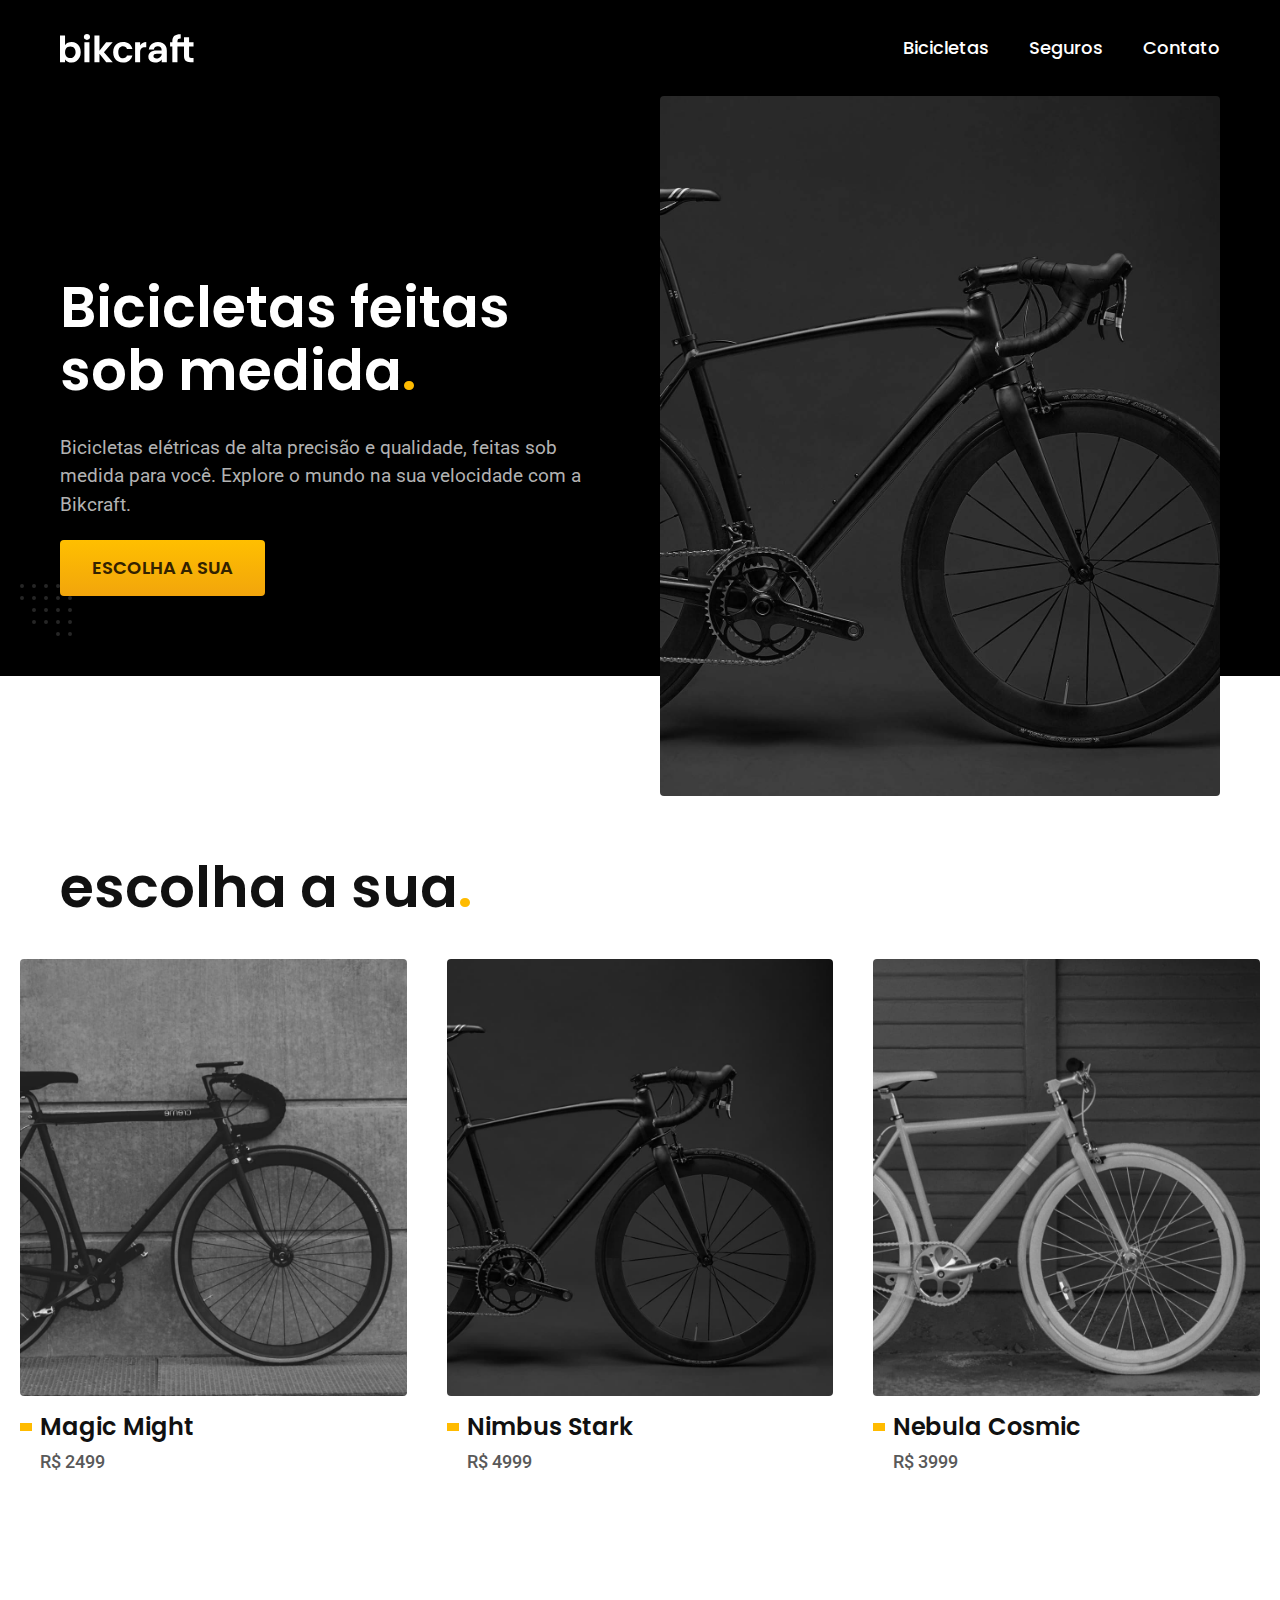
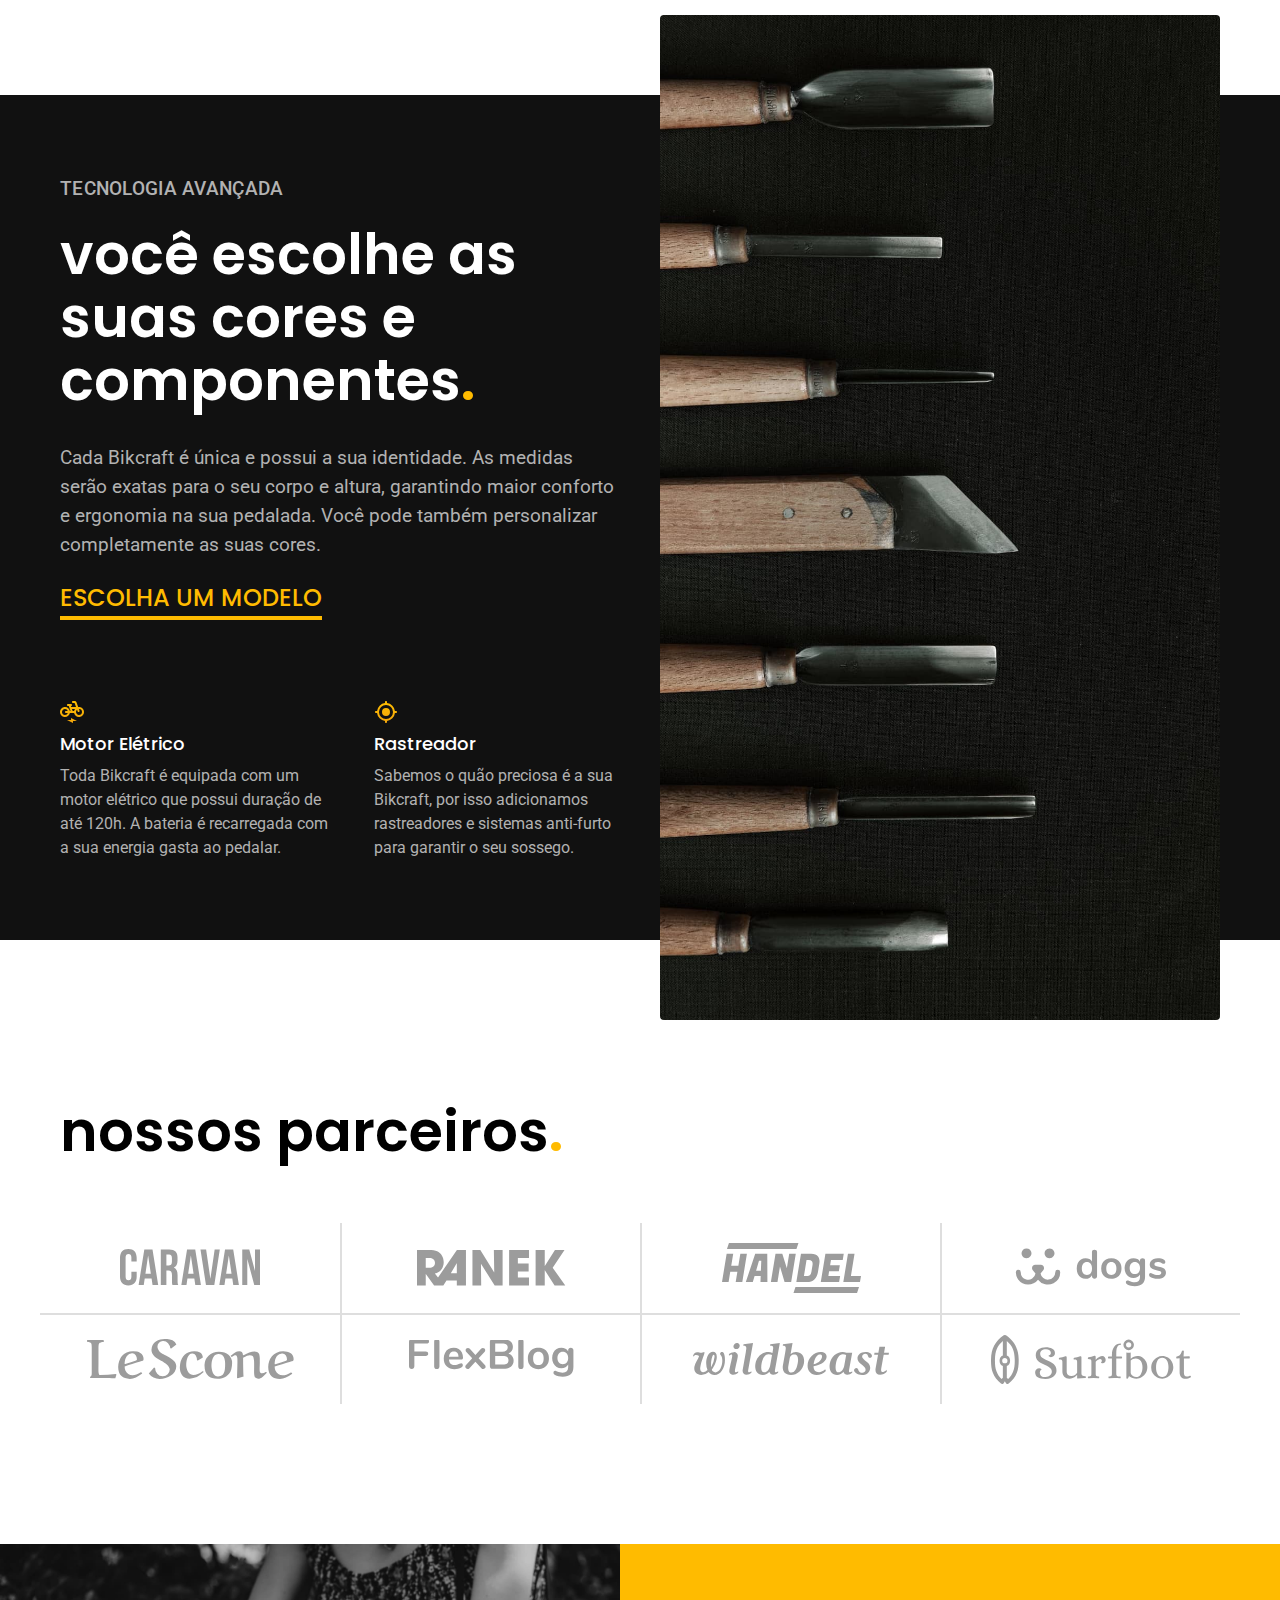
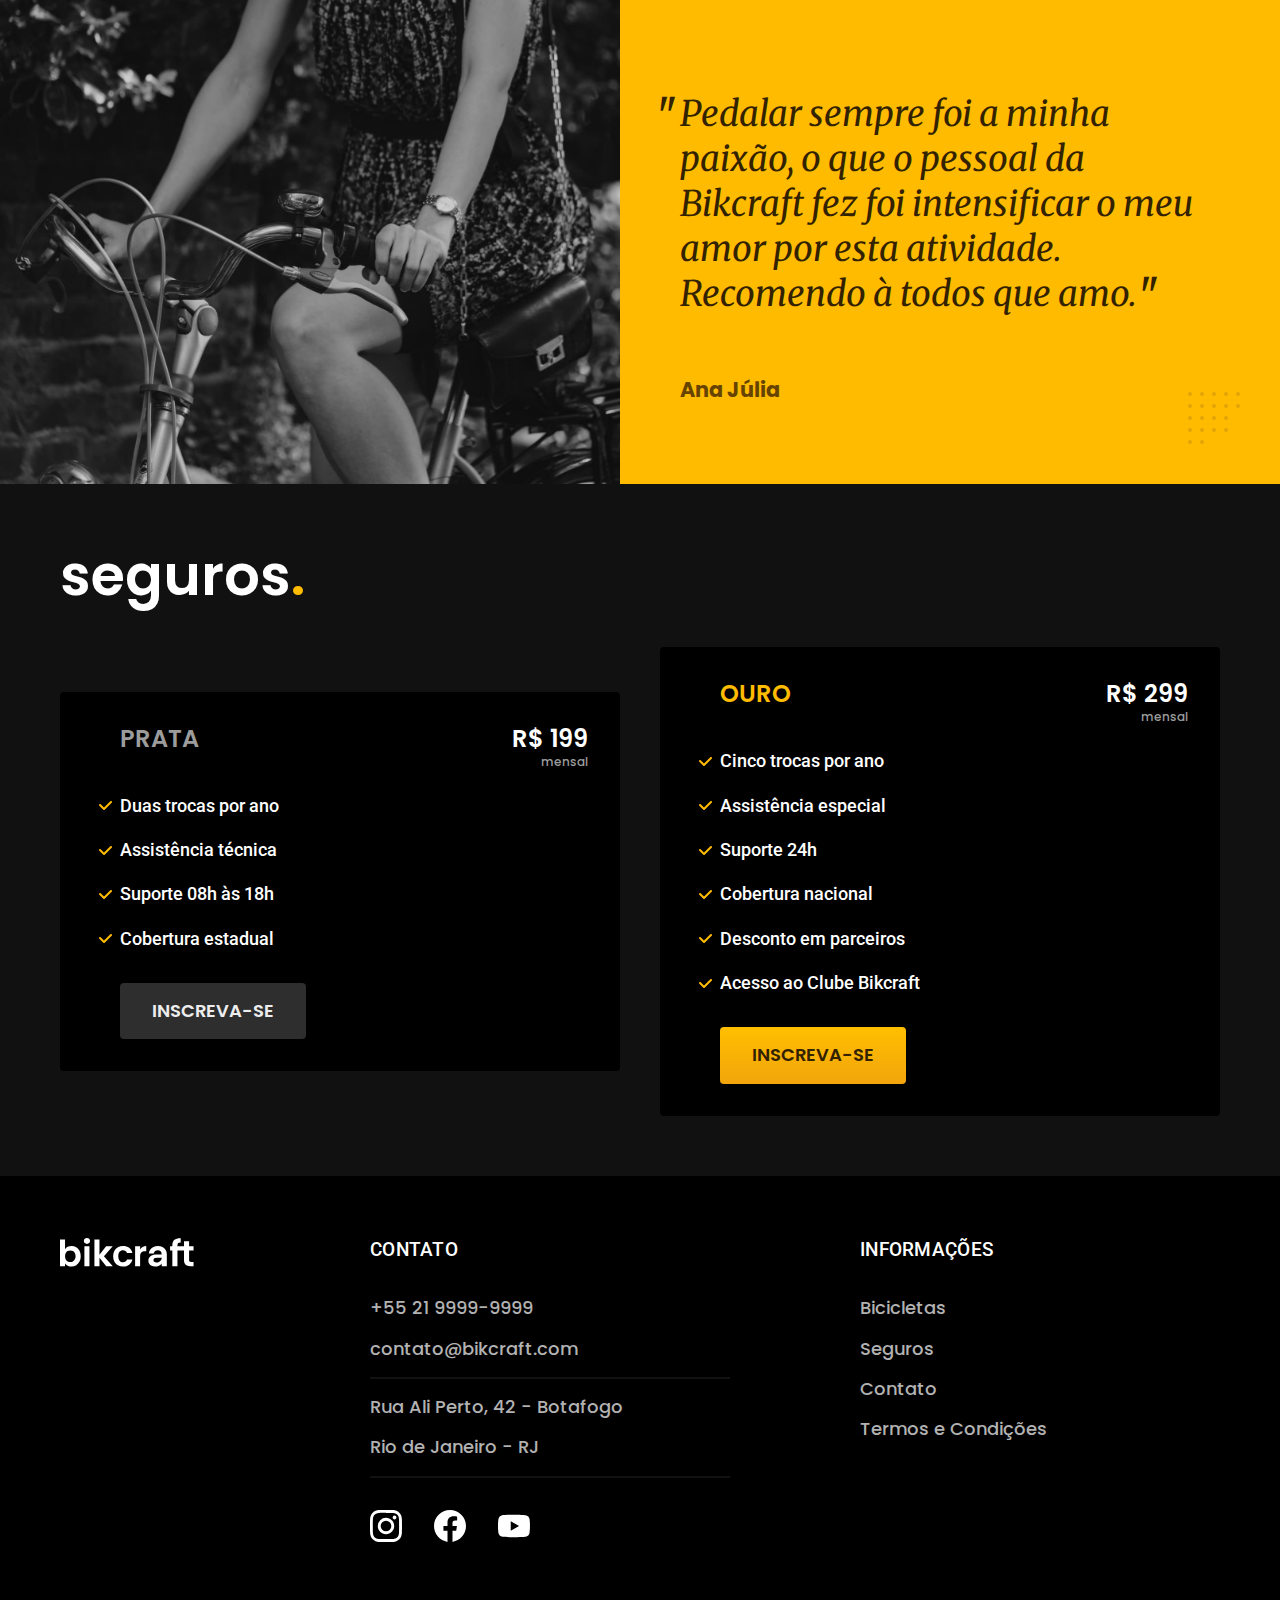
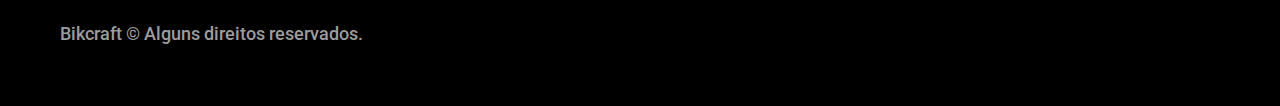
<file: index.html>
<!DOCTYPE html>
<html lang="pt-br">

<head>
  <meta charset="UTF-8">
  <meta name="viewport" content="width=device-width, initial-scale=1.0">

  <title>Bikcraft - Bicicletas Elétricas</title>
  <meta name="description" content="Bicicletas elétricas de alta precisão e qualidade, feitas sob medida para o cliente. Explore o mundo na sua velocidade com a Bikcraft.">

  <link rel="preload" href="./css/style.min.css" as="style">
  <link rel="icon" href="./favicon.svg" type="image/svg+xml">

  <link rel="icon" href="./favicon.svg" type="image/svg+xml">
  <link rel="stylesheet" href="./css/style.min.css">
  <link rel="preconnect" href="https://fonts.googleapis.com">
  <link rel="preconnect" href="https://fonts.gstatic.com" crossorigin>
  <link href="https://fonts.googleapis.com/css2?family=Merriweather:ital,wght@1,700&family=Poppins:wght@400;600&family=Roboto:wght@400;500&display=swap" rel="stylesheet">
  <link rel="preconnect" href="https://fonts.googleapis.com">
  <link rel="preconnect" href="https://fonts.gstatic.com" crossorigin>
  <link href="https://fonts.googleapis.com/css2?family=Merriweather:ital,wght@1,700&family=Poppins:wght@400;600&family=Roboto:wght@400;500&display=swap" rel="stylesheet">
  <script>document.documentElement.classList.add('js');</script>
</head>

<body>
  <header class="header-bg">
    <div class="header container">
      <a href="./">
        <img src="./img/bikcraft.svg" width="136" height="32" alt="Bikcraft">
      </a>

      <nav aria-label="primaria">
        <ul class="header-menu font-1-m cor-0">
          <li><a href="./bicicletas.html">Bicicletas</a></li>
          <li><a href="./seguros.html">Seguros</a></li>
          <li><a href="./contato.html">Contato</a></li>
        </ul>
      </nav>
    </div>
  </header>

  <main class="introducao-bg">
    <div class="introducao container ">
      <div class="introducao-conteudo">
        <h1 class="font-1-xxl cor-0 fadeInDown" data-anime="200">Bicicletas feitas sob medida<span class="cor-p1">.</span></h1>
        <p class="font-2-l cor-5 fadeInDown" data-anime="250">Bicicletas elétricas de alta precisão e qualidade, feitas sob medida para você. Explore o mundo na sua velocidade com a Bikcraft.</p>
        <a class="botao fadeInDown" data-anime="300" href="./bicicletas.html">Escolha a sua</a>
      </div>
      <picture class="fadeInDown" data-anime="200">
        <source media="(max-width: 800px)" srcset="./img/bicicletas/nimbus.jpg">
        <img src="./img/fotos/introducao.jpg" width="1280" height="1600" alt="Bicicleta elétrica preta.">
      </picture>
    </div>
  </main>

  <article class="bicicletas-lista">
    <h2 class="container font-1-xxl">escolha a sua<span class="cor-p1">.</span></h2>

    <ul class="fadeInDown" data-anime="250">
      <li>
        <a href="./bicicletas/magic.html">
          <img src="./img/bicicletas/magic-home.jpg" alt="Bicicleta preta" width="920" height="1040">
          <h3 class="font-1-xl">Magic Might</h3>
          <span class="font-2-m cor-8">R$ 2499</span>
        </a>
      </li>
      <li>
        <a href="./bicicletas/nimbus.html">
          <img src="./img/bicicletas/nimbus-home.jpg" alt="Bicicleta preta" width="920" height="1040">
          <h3 class="font-1-xl">Nimbus Stark</h3>
          <span class="font-2-m cor-8">R$ 4999</span>
        </a>
      </li>
      <li>
        <a href="./bicicletas/nebula.html">
          <img src="./img/bicicletas/nebula-home.jpg" alt="Bicicleta preta" width="920" height="1040">
          <h3 class="font-1-xl">Nebula Cosmic</h3>
          <span class="font-2-m cor-8">R$ 3999</span>
        </a>
      </li>
    </ul>
  </article>

  <article class="tecnologia-bg">
    <div class="tecnologia container">
      <div class="tecnologia-conteudo">
        <span class="font-2-l-b cor-5">Tecnologia Avançada</span>
        <h2 class="font-1-xxl cor-0">você escolhe as suas cores e componentes<span class="cor-p1">.</span></h2>
        <p class="font-2-l cor-5">Cada Bikcraft é única e possui a sua identidade. As medidas serão exatas para o seu corpo e altura, garantindo maior conforto e ergonomia na sua pedalada. Você pode também personalizar completamente as suas cores.</p>
        <a class="link" href="./bicicletas.html">Escolha um modelo</a>
        <div class="tecnologia-vantagens">
          <div>
            <img src="./img/icones/eletrica.svg" width="24" height="24" alt="">
            <h3 class="font-1-m cor-0">Motor Elétrico</h3>
            <p class="font-2-s cor-5">Toda Bikcraft é equipada com um motor elétrico que possui duração de até 120h. A bateria é recarregada com a sua energia gasta ao pedalar.</p>
          </div>
          <div>
            <img src="./img/icones/rastreador.svg" width="24" height="24" alt="">
            <h3 class="font-1-m cor-0">Rastreador</h3>
            <p class="font-2-s cor-5">Sabemos o quão preciosa é a sua Bikcraft, por isso adicionamos rastreadores e sistemas anti-furto para garantir o seu sossego.</p>
          </div>
        </div>
      </div>
      <div class="tecnologia-imagem">
        <img src="./img/fotos/tecnologia.jpg" width="1200" height="1920" alt="">
      </div>
    </div>
  </article>

  <section class="parceiros" aria-label="Nossos Parceiros">
    <h3 class="font-1-xxl cor-12 container ">nossos parceiros<span class="cor-p1">.</span></h3>
    <ul class="lista-parceiros">
      <li><img class="parceiro" src="img/parceiros/caravan.svg" alt=""></li>
      <li><img class="parceiro" src="img/parceiros/ranek.svg" alt=""></li>
      <li><img class="parceiro" src="img/parceiros/handel.svg" alt=""></li>
      <li><img class="parceiro" src="img/parceiros/dogs.svg" alt=""></li>
      <li><img class="parceiro" src="img/parceiros/lescone.svg" alt=""></li>
      <li><img class="parceiro" src="img/parceiros/flexblog.svg" alt=""></li>
      <li><img class="parceiro" src="img/parceiros/wildbeast.svg" alt=""></li>
      <li><img class="parceiro" src="img/parceiros/surfbot.svg" alt=""></li>
    </ul>

  </section>

  <section class="depoimento">
    <div class="depoimento-img">
      <img src="img/fotos/depoimento.jpg" alt="">
    </div>
    <div class="depoimento-text">
      <div class="depoimento-container">
        <p class="cor-p5"><span class="absolute absolute2 aspas">"</span>Pedalar sempre foi a minha paixão, o que o pessoal da Bikcraft fez foi intensificar o meu amor por esta atividade. Recomendo à todos que amo.<span class="aspas absolute">"</span></p>
        <span class="font-1-m cor-p4">Ana Júlia</span>
      </div>
    </div>
  </section>

  <article class="seguros-bg">
    <div class="seguros container">
      <h2 class="font-1-xxl cor-0">seguros<span class="cor-p1">.</span></h2>
      <div class="seguros-item">
        <h3 class="font-1-xl cor-6">PRATA</h3>
        <span class="font-1-xl cor-0">R$ 199 <span class="font-1-xs cor-6">mensal</span></span>
        <ul class="font-2-m cor-0">
          <li>Duas trocas por ano</li>
          <li>Assistência técnica</li>
          <li>Suporte 08h às 18h</li>
          <li>Cobertura estadual</li>
        </ul>
        <a class="botao secundario" href="./orcamento.html?tipo=seguro&produto=prata">Inscreva-se</a>
      </div>

      <div class="seguros-item">
        <h3 class="font-1-xl cor-p1">OURO</h3>
        <span class="font-1-xl cor-0">R$ 299 <span class="font-1-xs cor-6">mensal</span></span>
        <ul class="font-2-m cor-0">
          <li>Cinco trocas por ano</li>
          <li>Assistência especial</li>
          <li>Suporte 24h</li>
          <li>Cobertura nacional</li>
          <li>Desconto em parceiros</li>
          <li>Acesso ao Clube Bikcraft</li>
        </ul>
        <a class="botao" href="./orcamento.html?tipo=seguro&produto=ouro">Inscreva-se</a>
      </div>
    </div>
  </article>

  <footer class="footer-bg">
    <div class="footer container">
      <img src="./img/bikcraft.svg" width="136" height="32" alt="Bikcraft">
      <div class="footer-contato">
        <h3 class="font-2-l-b cor-0">Contato</h3>
        <ul class="font-1-m cor-5">
          <li><a href="tel:+552199999999">+55 21 9999-9999</a></li>
          <li><a href="mailto:contato@bikcraft.com">contato@bikcraft.com</a></li>
          <li>Rua Ali Perto, 42 - Botafogo</li>
          <li>Rio de Janeiro - RJ</li>
        </ul>
        <div class="footer-redes">
          <a href="./">
            <img src="./img/redes/instagram.svg" width="32" height="32" alt="Instagram">
          </a>
          <a href="./">
            <img src="./img/redes/facebook.svg" width="32" height="32" alt="Facebook">
          </a>
          <a href="./">
            <img src="./img/redes/youtube.svg" width="32" height="32" alt="Youtube">
          </a>
        </div>
      </div>
      <div class="footer-informacoes">
        <h3 class="font-2-l-b cor-0">Informações</h3>
        <nav>
          <ul class="font-1-m cor-5">
            <li><a href="./bicicletas.html">Bicicletas</a></li>
            <li><a href="./seguros.html">Seguros</a></li>
            <li><a href="./contato.html">Contato</a></li>
            <li><a href="./termos.html">Termos e Condições</a></li>
          </ul>
        </nav>
      </div>
      <p class="footer-copy font-2-m cor-6">Bikcraft © Alguns direitos reservados.</p>
    </div>
  </footer>
  <script src="./scripts/plugins/simple-anime.js"></script>
  <script src="scripts/script.js"></script>
</body>

</html>
</file>
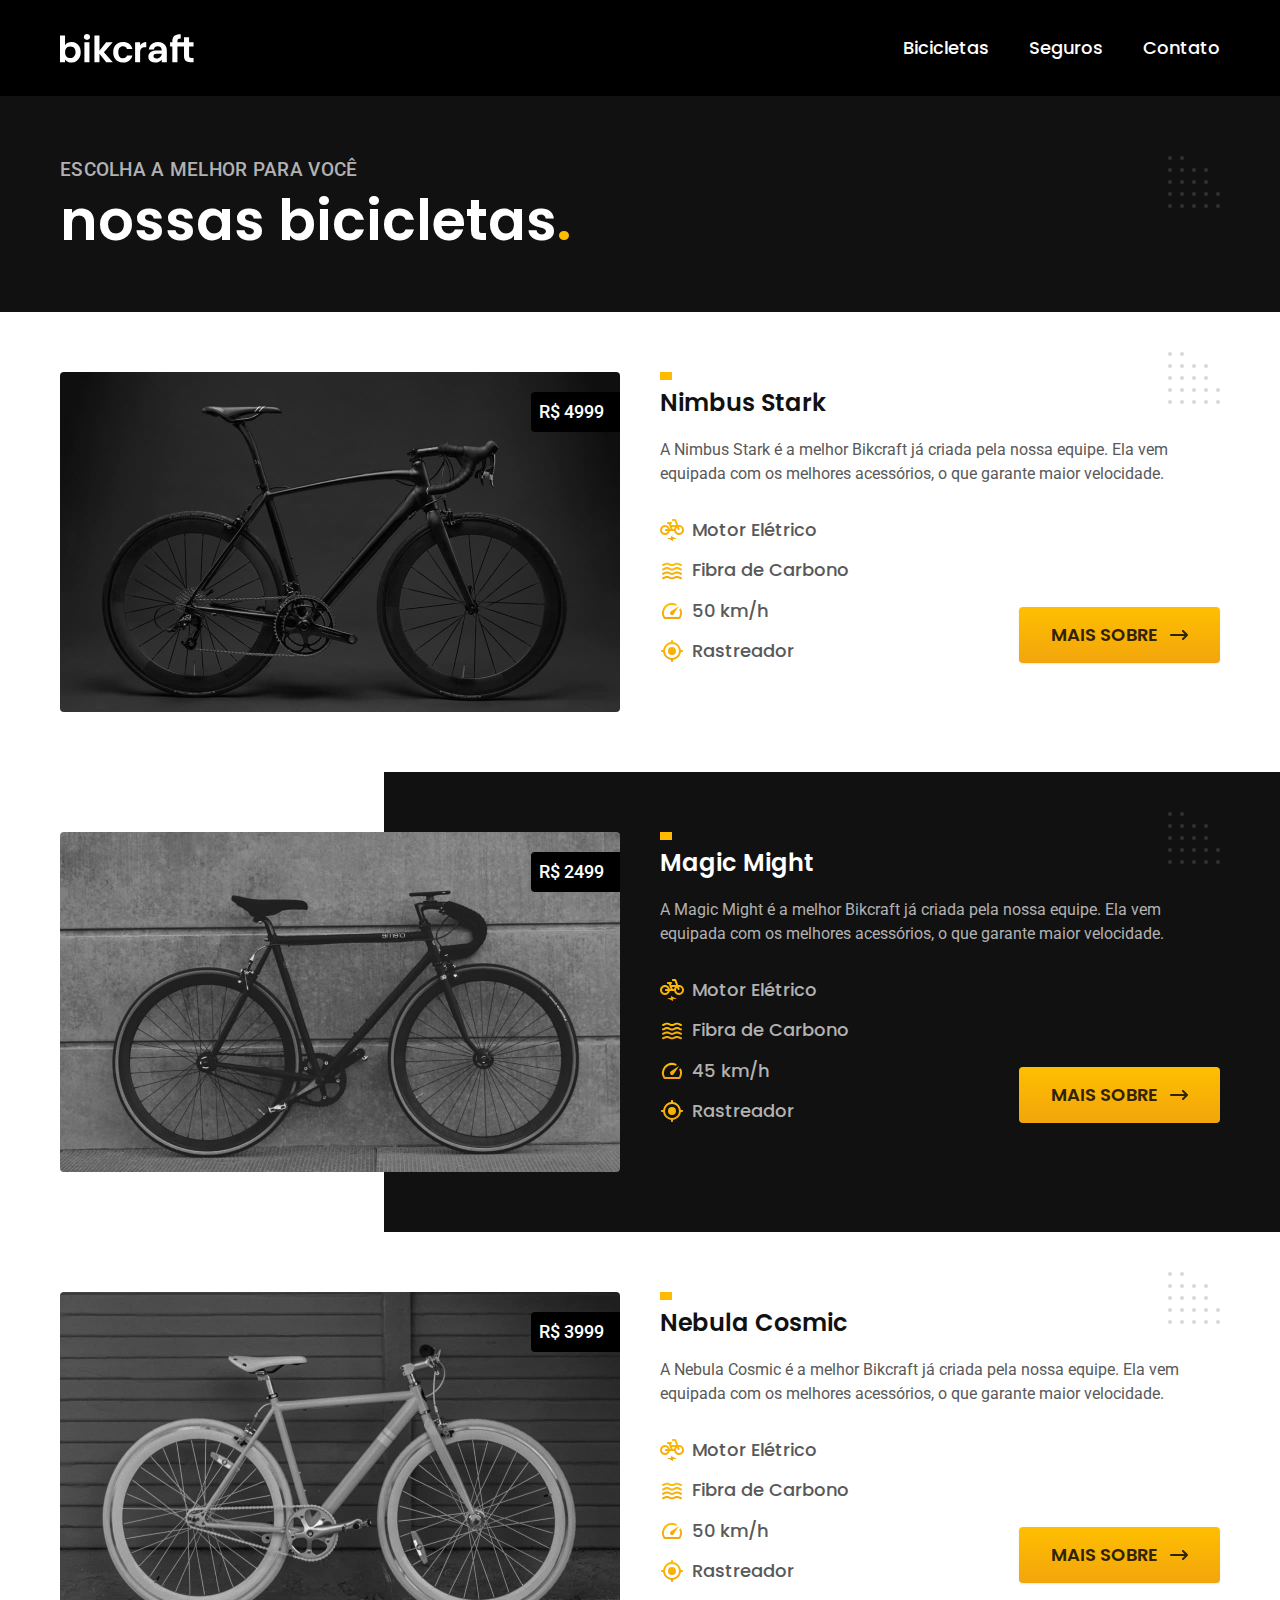
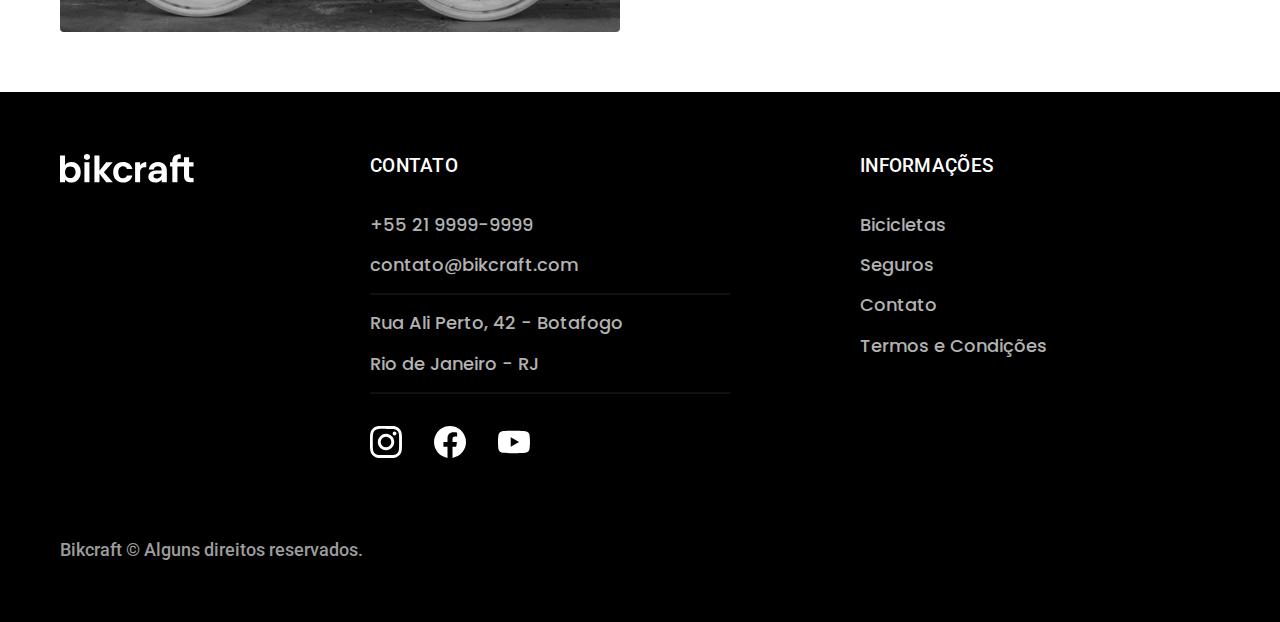
<file: bicicletas.html>
<!DOCTYPE html>
<html lang="pt-br">

<head>
  <meta charset="UTF-8">
  <meta name="viewport" content="width=device-width, initial-scale=1.0">

  <title>Bicicletas | Bikcraft</title>
  <meta name="description" content="Bicicletas">

  <link rel="preload" href="./css/style.css" as="style">
  <link rel="stylesheet" href="./css/style.css">
  <link rel="preconnect" href="https://fonts.googleapis.com">
  <link rel="preconnect" href="https://fonts.gstatic.com" crossorigin>
  <link href="https://fonts.googleapis.com/css2?family=Merriweather:ital,wght@1,700&family=Poppins:wght@400;600&family=Roboto:wght@400;500&display=swap" rel="stylesheet">
</head>

<body id="bicicletas">
  <header class="header-bg">
    <div class="header container">
      <a href="./">
        <img src="./img/bikcraft.svg" alt="Bikcraft">
      </a>

      <nav aria-label="primaria">
        <ul class="header-menu font-1-m cor-0">
          <li><a href="./bicicletas.html">Bicicletas</a></li>
          <li><a href="./seguros.html">Seguros</a></li>
          <li><a href="./contato.html">Contato</a></li>
        </ul>
      </nav>
    </div>
  </header>

  <main>
    <div class="titulo-bg">
      <div class="titulo container">
        <p class="font-2-l-b cor-5">Escolha a melhor para você</p>
        <h1 class="font-1-xxl cor-0">nossas bicicletas<span class="cor-p1">.</span></h1>
      </div>
    </div>

    <div class="bicicletas container">
      <div class="bicicletas-imagem">
        <img src="./img/bicicletas/nimbus.jpg" alt="Bicicleta preta">
        <span class="font-2-m cor-0">R$ 4999</span>
      </div>
      <div class="bicicletas-conteudo">
        <h2 class="font-1-xl">Nimbus Stark</h2>
        <p class="font-2-s cor-8">A Nimbus Stark é a melhor Bikcraft já criada pela nossa equipe. Ela vem equipada com os melhores acessórios, o que garante maior velocidade.</p>
        <ul class="font-1-m cor-8">
          <li>
            <img src="./img/icones/eletrica.svg" alt="">
            Motor Elétrico
          </li>
          <li>
            <img src="./img/icones/carbono.svg" alt="">
            Fibra de Carbono
          </li>
          <li>
            <img src="./img/icones/velocidade.svg" alt="">
            50 km/h
          </li>
          <li>
            <img src="./img/icones/rastreador.svg" alt="">
            Rastreador
          </li>
        </ul>
        <a class="botao seta" href="./bicicletas/nimbus.html">Mais Sobre</a>
      </div>
    </div>

    <div class="bicicletas-bg">
      <div class="bicicletas container">
        <div class="bicicletas-imagem">
          <img src="./img/bicicletas/magic.jpg" alt="Bicicleta preta">
          <span class="font-2-m cor-0">R$ 2499</span>
        </div>
        <div class="bicicletas-conteudo">
          <h2 class="font-1-xl cor-0">Magic Might</h2>
          <p class="font-2-s cor-5">A Magic Might é a melhor Bikcraft já criada pela nossa equipe. Ela vem equipada com os melhores acessórios, o que garante maior velocidade.</p>
          <ul class="font-1-m cor-5">
            <li>
              <img src="./img/icones/eletrica.svg" alt="">
              Motor Elétrico
            </li>
            <li>
              <img src="./img/icones/carbono.svg" alt="">
              Fibra de Carbono
            </li>
            <li>
              <img src="./img/icones/velocidade.svg" alt="">
              45 km/h
            </li>
            <li>
              <img src="./img/icones/rastreador.svg" alt="">
              Rastreador
            </li>
          </ul>
          <a class="botao seta" href="./bicicletas/magic.html">Mais Sobre</a>
        </div>
      </div>
    </div>

    <div class="bicicletas container">
      <div class="bicicletas-imagem">
        <img src="./img/bicicletas/nebula.jpg" alt="Bicicleta preta">
        <span class="font-2-m cor-0">R$ 3999</span>
      </div>
      <div class="bicicletas-conteudo">
        <h2 class="font-1-xl">Nebula Cosmic</h2>
        <p class="font-2-s cor-8">A Nebula Cosmic é a melhor Bikcraft já criada pela nossa equipe. Ela vem equipada com os melhores acessórios, o que garante maior velocidade.</p>
        <ul class="font-1-m cor-8">
          <li>
            <img src="./img/icones/eletrica.svg" alt="">
            Motor Elétrico
          </li>
          <li>
            <img src="./img/icones/carbono.svg" alt="">
            Fibra de Carbono
          </li>
          <li>
            <img src="./img/icones/velocidade.svg" alt="">
            50 km/h
          </li>
          <li>
            <img src="./img/icones/rastreador.svg" alt="">
            Rastreador
          </li>
        </ul>
        <a class="botao seta" href="./bicicletas/nebula.html">Mais Sobre</a>
      </div>
    </div>

  </main>

  <footer class="footer-bg">
    <div class="footer container">
      <img src="./img/bikcraft.svg" alt="Bikcraft">
      <div class="footer-contato">
        <h3 class="font-2-l-b cor-0">Contato</h3>
        <ul class="font-1-m cor-5">
          <li><a href="tel:+552199999999">+55 21 9999-9999</a></li>
          <li><a href="mailto:contato@bikcraft.com">contato@bikcraft.com</a></li>
          <li>Rua Ali Perto, 42 - Botafogo</li>
          <li>Rio de Janeiro - RJ</li>
        </ul>
        <div class="footer-redes">
          <a href="./">
            <img src="./img/redes/instagram.svg" alt="Instagram">
          </a>
          <a href="./">
            <img src="./img/redes/facebook.svg" alt="Facebook">
          </a>
          <a href="./">
            <img src="./img/redes/youtube.svg" alt="Youtube">
          </a>
        </div>
      </div>
      <div class="footer-informacoes">
        <h3 class="font-2-l-b cor-0">Informações</h3>
        <nav>
          <ul class="font-1-m cor-5">
            <li><a href="./bicicletas.html">Bicicletas</a></li>
            <li><a href="./seguros.html">Seguros</a></li>
            <li><a href="./contato.html">Contato</a></li>
            <li><a href="./termos.html">Termos e Condições</a></li>
          </ul>
        </nav>
      </div>
      <p class="footer-copy font-2-m cor-6">Bikcraft © Alguns direitos reservados.</p>
    </div>
  </footer>
</body>

</html>
</file>
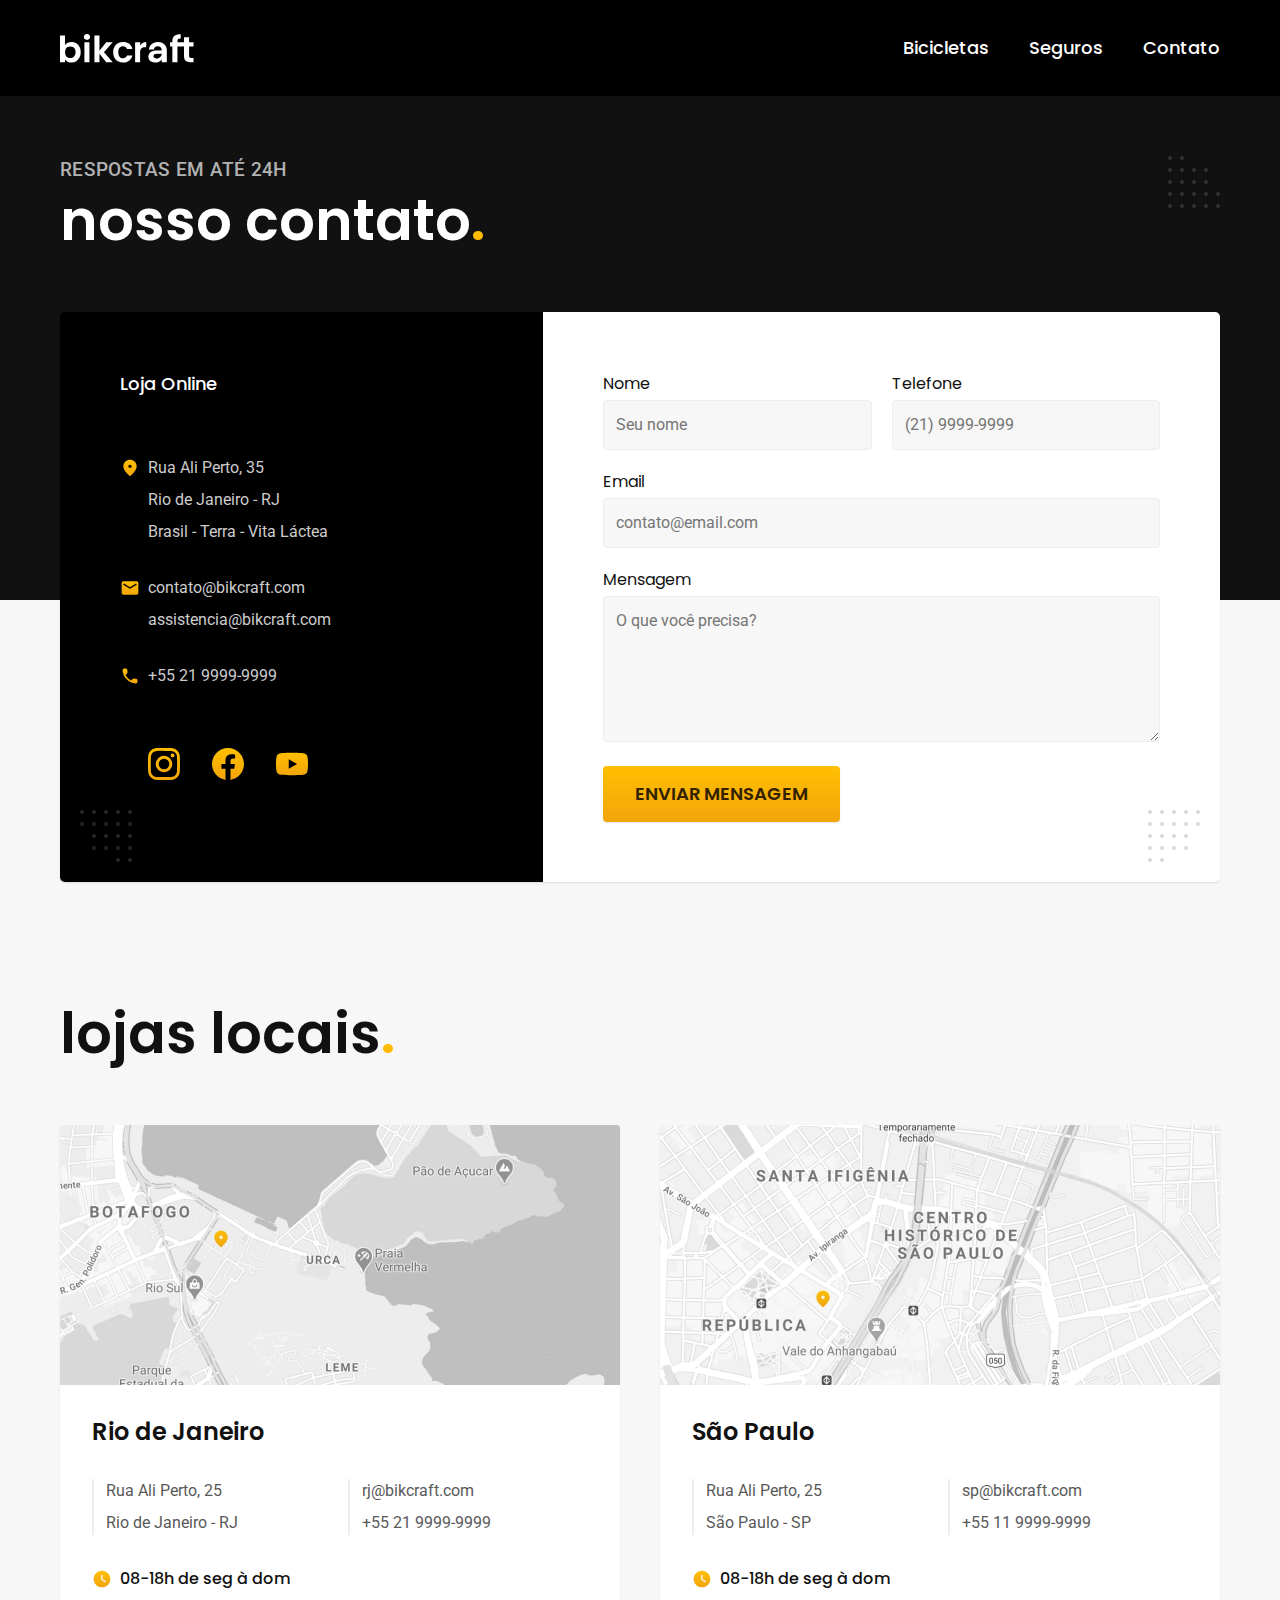
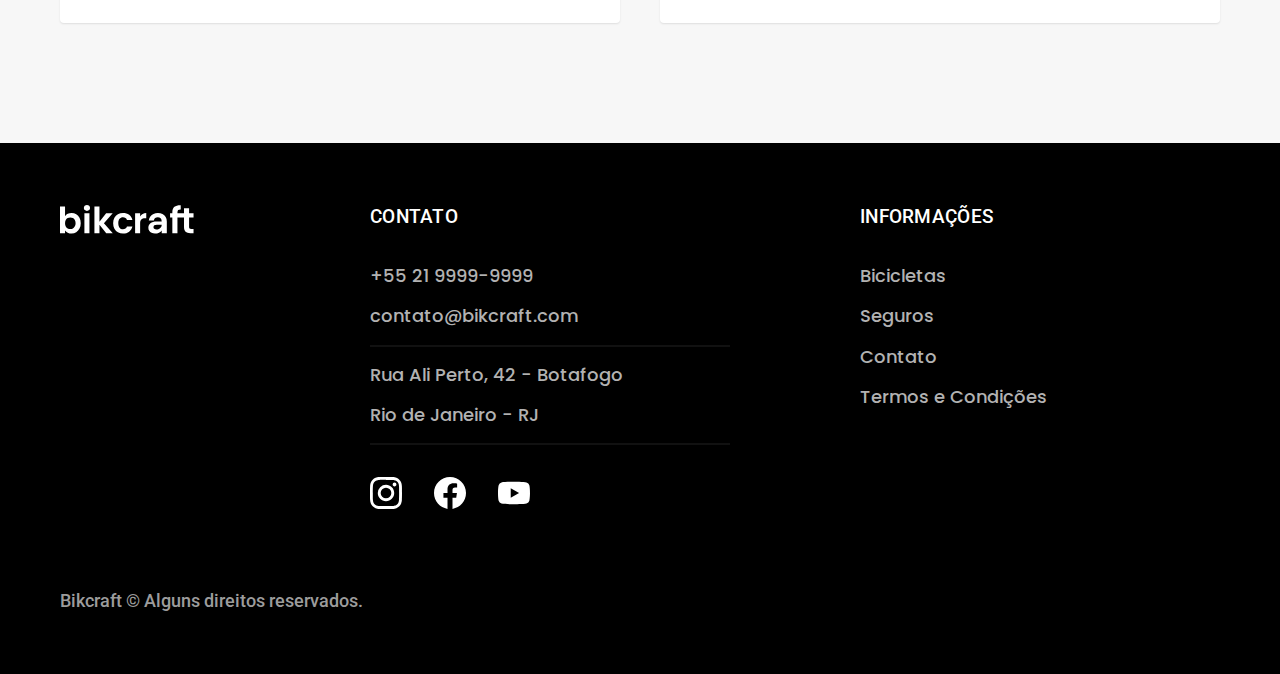
<file: contato.html>
<!DOCTYPE html>
<html lang="pt-br">

<head>
  <meta charset="UTF-8">
  <meta name="viewport" content="width=device-width, initial-scale=1.0">

  <title>Contato | Bikcraft</title>
  <meta name="description" content="Contato.">

  <link rel="preload" href="./css/style.css" as="style">
  <link rel="stylesheet" href="./css/style.css">
  <link rel="preconnect" href="https://fonts.googleapis.com">
  <link rel="preconnect" href="https://fonts.gstatic.com" crossorigin>
  <link href="https://fonts.googleapis.com/css2?family=Merriweather:ital,wght@1,700&family=Poppins:wght@400;600&family=Roboto:wght@400;500&display=swap" rel="stylesheet">
</head>

<body id="contato">
  <header class="header-bg">
    <div class="header container">
      <a href="./">
        <img src="./img/bikcraft.svg" alt="Bikcraft">
      </a>

      <nav aria-label="primaria">
        <ul class="header-menu font-1-m cor-0">
          <li><a href="./bicicletas.html">Bicicletas</a></li>
          <li><a href="./seguros.html">Seguros</a></li>
          <li><a href="./contato.html">Contato</a></li>
        </ul>
      </nav>
    </div>
  </header>

  <main>
    <div class="titulo-bg">
      <div class="titulo container">
        <p class="font-2-l-b cor-5">Respostas em até 24h</p>
        <h1 class="font-1-xxl cor-0">nosso contato<span class="cor-p1">.</span></h1>
      </div>
    </div>

    <div class="contato container">
      <section class="contato-dados" aria-label="Endereço">
        <h2 class="font-1-m cor-0">Loja Online</h2>
        <div class="contato-endereco font-2-s cor-4">
          <p>Rua Ali Perto, 35</p>
          <p>Rio de Janeiro - RJ</p>
          <p>Brasil - Terra - Vita Láctea</p>
        </div>
        <address class="contato-meios font-2-s cor-4">
          <a href="mailto:contato@bikcraft.com">contato@bikcraft.com</a>
          <a href="mailto:assistencia@bikcraft.com">assistencia@bikcraft.com</a>
          <a href="tel:+552199999999">+55 21 9999-9999</a>
        </address>
        <div class="contato-redes">
          <a href="./">
            <img src="./img/redes/instagram-p.svg" alt="Instagram">
          </a>
          <a href="./">
            <img src="./img/redes/facebook-p.svg" alt="Facebook">
          </a>
          <a href="./">
            <img src="./img/redes/youtube-p.svg" alt="Youtube">
          </a>
        </div>
      </section>
      <section class="contato-formulario" aria-label="Formulário">
        <form class="form" action="./contato.html">
          <div>
            <label for="nome">Nome</label>
            <input type="text" id="nome" name="nome" placeholder="Seu nome">
          </div>
          <div>
            <label for="telefone">Telefone</label>
            <input type="text" id="telefone" name="telefone" placeholder="(21) 9999-9999">
          </div>
          <div class="col-2">
            <label for="email">Email</label>
            <input type="email" id="email" name="email" placeholder="contato@email.com">
          </div>
          <div class="col-2">
            <label for="mensagem">Mensagem</label>
            <textarea rows="5" id="mensagem" name="mensagem" placeholder="O que você precisa?"></textarea>
          </div>
          <button class="botao col-2">Enviar Mensagem</button>
        </form>
      </section>
    </div>
  </main>

  <article class="lojas container">
    <h2 class="font-1-xxl">lojas locais<span class="cor-p1">.</span></h2>
    <div class="lojas-item">
      <img src="./img/lojas/rj.jpg" alt="mapa marcando o endereço em Rua Ali Perto, 25 - Rio de Janeiro - RJ">
      <div class="lojas-conteudo">
        <h3 class="font-1-xl">Rio de Janeiro</h3>
        <div class="lojas-dados font-2-s cor-8">
          <p>Rua Ali Perto, 25</p>
          <p>Rio de Janeiro - RJ</p>
        </div>
        <div class="lojas-dados font-2-s cor-8">
          <a href="mailto:rj@bikcraft.com">rj@bikcraft.com</a>
          <a href="tel:+552199999999">+55 21 9999-9999</a>
        </div>
        <p class="lojas-tempo font-1-s"><img src="./img/icones/horario.svg" alt="">08-18h de seg à dom</p>
      </div>
    </div>

    <div class="lojas-item">
      <img src="./img/lojas/sp.jpg" alt="mapa marcando o endereço em Rua Ali Perto, 25 - São Paulo - SP">
      <div class="lojas-conteudo">
        <h3 class="font-1-xl">São Paulo</h3>
        <div class="lojas-dados font-2-s cor-8">
          <p>Rua Ali Perto, 25</p>
          <p>São Paulo - SP</p>
        </div>
        <div class="lojas-dados font-2-s cor-8">
          <a href="mailto:sp@bikcraft.com">sp@bikcraft.com</a>
          <a href="tel:+551199999999">+55 11 9999-9999</a>
        </div>
        <p class="lojas-tempo font-1-s"><img src="./img/icones/horario.svg" alt="">08-18h de seg à dom</p>
      </div>
    </div>
  </article>

  <footer class="footer-bg">
    <div class="footer container">
      <img src="./img/bikcraft.svg" alt="Bikcraft">
      <div class="footer-contato">
        <h3 class="font-2-l-b cor-0">Contato</h3>
        <ul class="font-1-m cor-5">
          <li><a href="tel:+552199999999">+55 21 9999-9999</a></li>
          <li><a href="mailto:contato@bikcraft.com">contato@bikcraft.com</a></li>
          <li>Rua Ali Perto, 42 - Botafogo</li>
          <li>Rio de Janeiro - RJ</li>
        </ul>
        <div class="footer-redes">
          <a href="./">
            <img src="./img/redes/instagram.svg" alt="Instagram">
          </a>
          <a href="./">
            <img src="./img/redes/facebook.svg" alt="Facebook">
          </a>
          <a href="./">
            <img src="./img/redes/youtube.svg" alt="Youtube">
          </a>
        </div>
      </div>
      <div class="footer-informacoes">
        <h3 class="font-2-l-b cor-0">Informações</h3>
        <nav>
          <ul class="font-1-m cor-5">
            <li><a href="./bicicletas.html">Bicicletas</a></li>
            <li><a href="./seguros.html">Seguros</a></li>
            <li><a href="./contato.html">Contato</a></li>
            <li><a href="./termos.html">Termos e Condições</a></li>
          </ul>
        </nav>
      </div>
      <p class="footer-copy font-2-m cor-6">Bikcraft © Alguns direitos reservados.</p>
    </div>
  </footer>
</body>

</html>
</file>
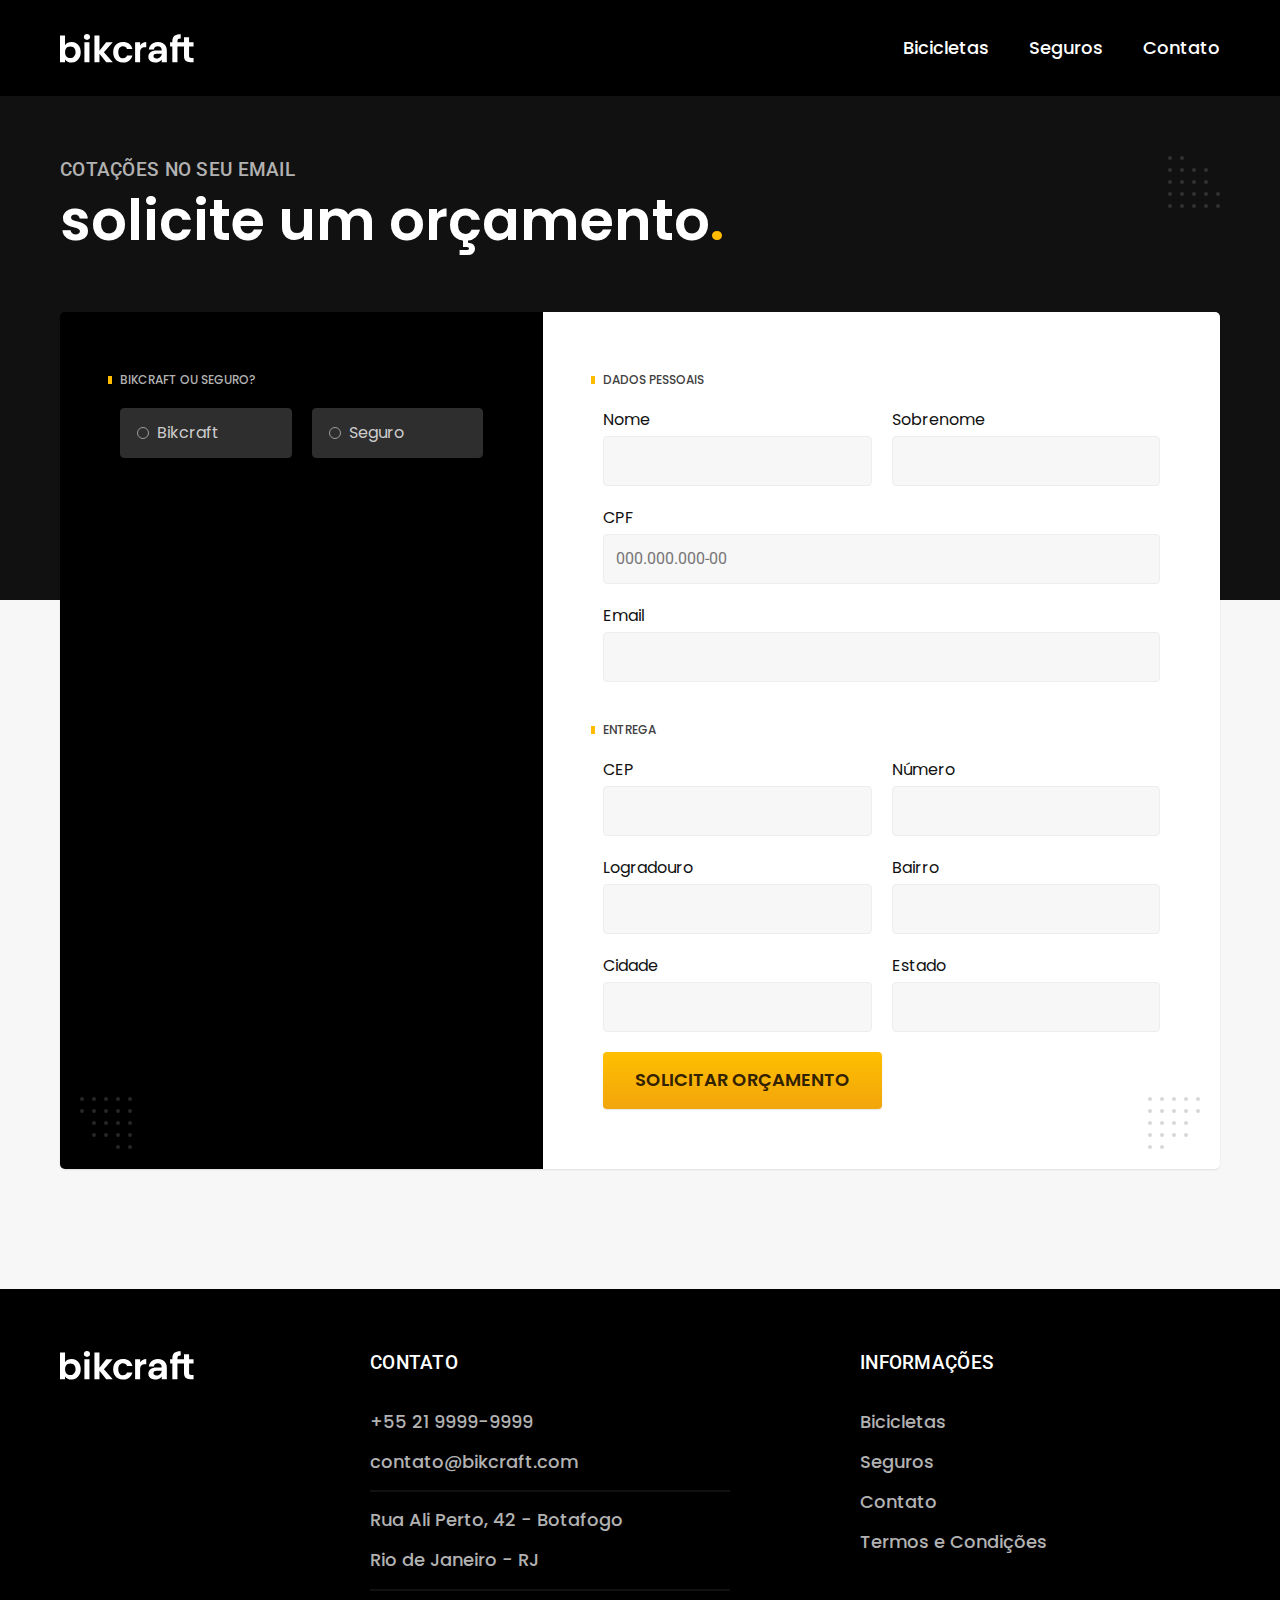
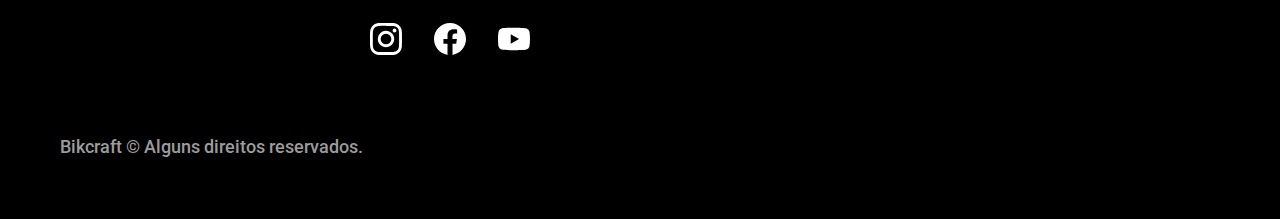
<file: orcamento.html>
<!DOCTYPE html>
<html lang="pt-br">

<head>
  <meta charset="UTF-8">
  <meta name="viewport" content="width=device-width, initial-scale=1.0">

  <title>Orçamento | Bikcraft</title>
  <meta name="description" content="Orçamento.">

  <link rel="preload" href="./css/style.css" as="style">
  <link rel="stylesheet" href="./css/style.css">
  <link rel="preconnect" href="https://fonts.googleapis.com">
  <link rel="preconnect" href="https://fonts.gstatic.com" crossorigin>
  <link href="https://fonts.googleapis.com/css2?family=Merriweather:ital,wght@1,700&family=Poppins:wght@400;600&family=Roboto:wght@400;500&display=swap" rel="stylesheet">
</head>

<body id="orcamento">
  <header class="header-bg">
    <div class="header container">
      <a href="./">
        <img src="./img/bikcraft.svg" alt="Bikcraft">
      </a>

      <nav aria-label="primaria">
        <ul class="header-menu font-1-m cor-0">
          <li><a href="./bicicletas.html">Bicicletas</a></li>
          <li><a href="./seguros.html">Seguros</a></li>
          <li><a href="./contato.html">Contato</a></li>
        </ul>
      </nav>
    </div>
  </header>

  <main>
    <div class="titulo-bg">
      <div class="titulo container">
        <p class="font-2-l-b cor-5">Cotações no seu email</p>
        <h1 class="font-1-xxl cor-0">solicite um orçamento<span class="cor-p1">.</span></h1>
      </div>
    </div>

    <form class="orcamento container" action="./orcamento.html">
      <div class="orcamento-produto">
        <h2 class="font-1-xs cor-5">Bikcraft ou Seguro?</h2>

        <input type="radio" name="tipo" value="bikcraft" id="bikcraft">
        <label for="bikcraft">Bikcraft</label>

        <input type="radio" name="tipo" value="seguro" id="seguro">
        <label for="seguro">Seguro</label>

        <div class="orcamento-conteudo" id="orcamento-bikcraft">
          <h2 class="font-1-xs cor-5">Escolha a sua</h2>

          <input type="radio" name="produto" value="nimbus" id="nimbus">
          <label for="nimbus">Nimbus Stark <span>R$ 4999</span></label>
          <div class="orcamento-detalhes">
            <ul class="font-1-xs cor-8">
              <li><img src="./img/icones/eletrica.svg" alt=""> Motor Elétrico</li>
              <li><img src="./img/icones/carbono.svg" alt=""> Fibra de Carbono</li>
              <li><img src="./img/icones/velocidade.svg" alt=""> 50 km/h</li>
              <li><img src="./img/icones/rastreador.svg" alt=""> Rastreador</li>
            </ul>
            <img src="./img/bicicletas/nimbus.jpg" alt="Bicicleta preta">
          </div>

          <input type="radio" name="produto" value="magic" id="magic">
          <label for="magic">Magic Might <span>R$ 2499</span></label>
          <div class="orcamento-detalhes">
            <ul class="font-1-xs cor-8">
              <li><img src="./img/icones/eletrica.svg" alt=""> Motor Elétrico</li>
              <li><img src="./img/icones/carbono.svg" alt=""> Fibra de Carbono</li>
              <li><img src="./img/icones/velocidade.svg" alt=""> 45 km/h</li>
              <li><img src="./img/icones/rastreador.svg" alt=""> Rastreador</li>
            </ul>
            <img src="./img/bicicletas/magic.jpg" alt="Bicicleta preta">
          </div>

          <input type="radio" name="produto" value="nebula" id="nebula">
          <label for="nebula">Nebula Cosmic <span>R$ 3999</span></label>
          <div class="orcamento-detalhes">
            <ul class="font-1-xs cor-8">
              <li><img src="./img/icones/eletrica.svg" alt=""> Motor Elétrico</li>
              <li><img src="./img/icones/carbono.svg" alt=""> Fibra de Carbono</li>
              <li><img src="./img/icones/velocidade.svg" alt=""> 40 km/h</li>
              <li><img src="./img/icones/rastreador.svg" alt=""> Rastreador</li>
            </ul>
            <img src="./img/bicicletas/nebula.jpg" alt="Bicicleta branca">
          </div>

        </div>

        <div class="orcamento-conteudo" id="orcamento-seguro">
          <h2 class="font-1-xs cor-5">Escolha o plano</h2>

          <input type="radio" name="produto" value="prata" id="prata">
          <label for="prata">Prata <span>R$ 199</span></label>

          <input type="radio" name="produto" value="ouro" id="ouro">
          <label for="ouro">Ouro <span>R$ 299</span></label>
        </div>
      </div>
      <div class="orcamento-dados form">
        <h2 class="font-1-xs cor-9 col-2">dados pessoais</h2>
        <div>
          <label for="nome">Nome</label>
          <input type="text" id="nome" name="nome">
        </div>
        <div>
          <label for="sobrenome">Sobrenome</label>
          <input type="text" id="sobrenome" name="sobrenome">
        </div>
        <div class="col-2">
          <label for="cpf">CPF</label>
          <input type="text" id="cpf" name="cpf" placeholder="000.000.000-00">
        </div>
        <div class="col-2">
          <label for="email">Email</label>
          <input type="email" id="email" name="email">
        </div>
        <h2 class="font-1-xs cor-9 col-2">entrega</h2>
        <div>
          <label for="cep">CEP</label>
          <input type="text" id="cep" name="cep">
        </div>
        <div>
          <label for="numero">Número</label>
          <input type="text" id="numero" name="numero">
        </div>
        <div>
          <label for="logradouro">Logradouro</label>
          <input type="text" id="logradouro" name="logradouro">
        </div>
        <div>
          <label for="bairro">Bairro</label>
          <input type="text" id="bairro" name="bairro">
        </div>
        <div>
          <label for="cidade">Cidade</label>
          <input type="text" id="cidade" name="cidade">
        </div>
        <div>
          <label for="estado">Estado</label>
          <input type="text" id="estado" name="estado">
        </div>
        <button class="botao col-2">Solicitar Orçamento</button>
      </div>
    </form>
  </main>

  <footer class="footer-bg">
    <div class="footer container">
      <img src="./img/bikcraft.svg" alt="Bikcraft">
      <div class="footer-contato">
        <h3 class="font-2-l-b cor-0">Contato</h3>
        <ul class="font-1-m cor-5">
          <li><a href="tel:+552199999999">+55 21 9999-9999</a></li>
          <li><a href="mailto:contato@bikcraft.com">contato@bikcraft.com</a></li>
          <li>Rua Ali Perto, 42 - Botafogo</li>
          <li>Rio de Janeiro - RJ</li>
        </ul>
        <div class="footer-redes">
          <a href="./">
            <img src="./img/redes/instagram.svg" alt="Instagram">
          </a>
          <a href="./">
            <img src="./img/redes/facebook.svg" alt="Facebook">
          </a>
          <a href="./">
            <img src="./img/redes/youtube.svg" alt="Youtube">
          </a>
        </div>
      </div>
      <div class="footer-informacoes">
        <h3 class="font-2-l-b cor-0">Informações</h3>
        <nav>
          <ul class="font-1-m cor-5">
            <li><a href="./bicicletas.html">Bicicletas</a></li>
            <li><a href="./seguros.html">Seguros</a></li>
            <li><a href="./contato.html">Contato</a></li>
            <li><a href="./termos.html">Termos e Condições</a></li>
          </ul>
        </nav>
      </div>
      <p class="footer-copy font-2-m cor-6">Bikcraft © Alguns direitos reservados.</p>
    </div>
  </footer>
</body>

</html>
</file>
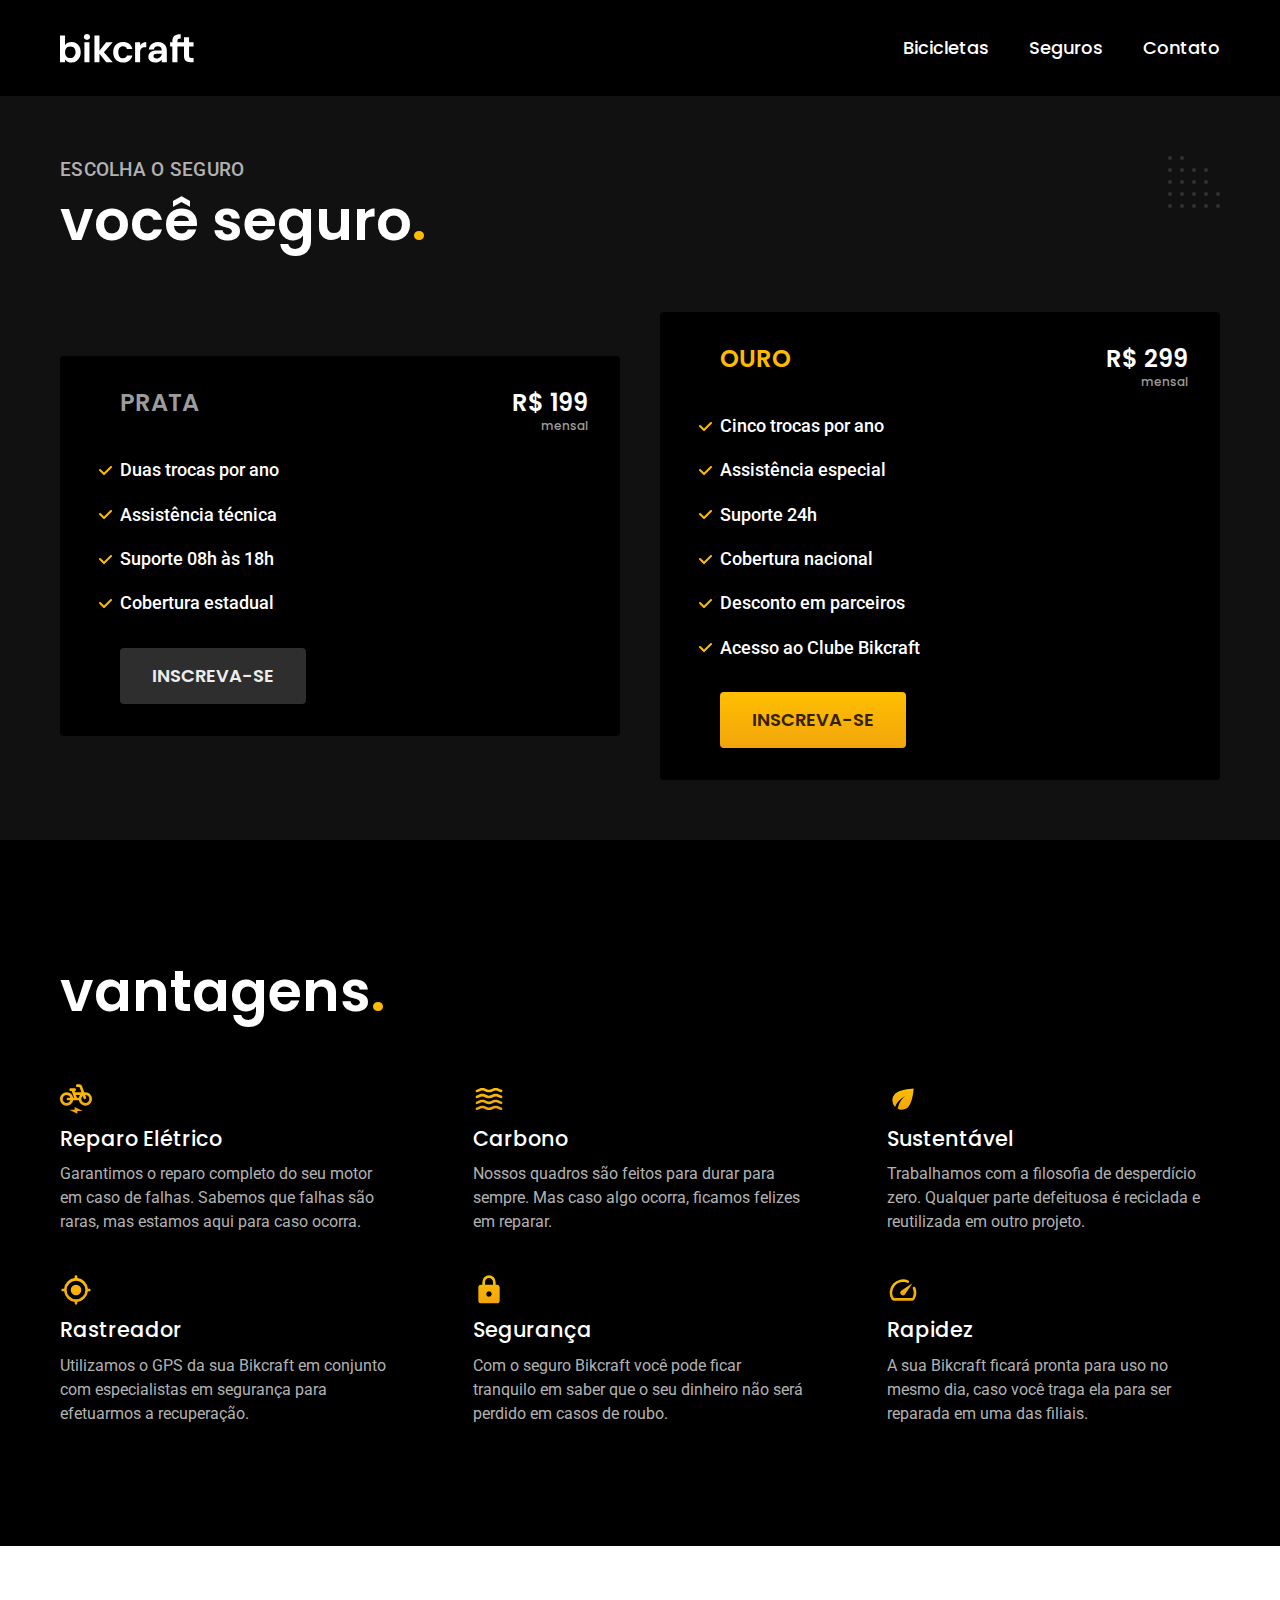
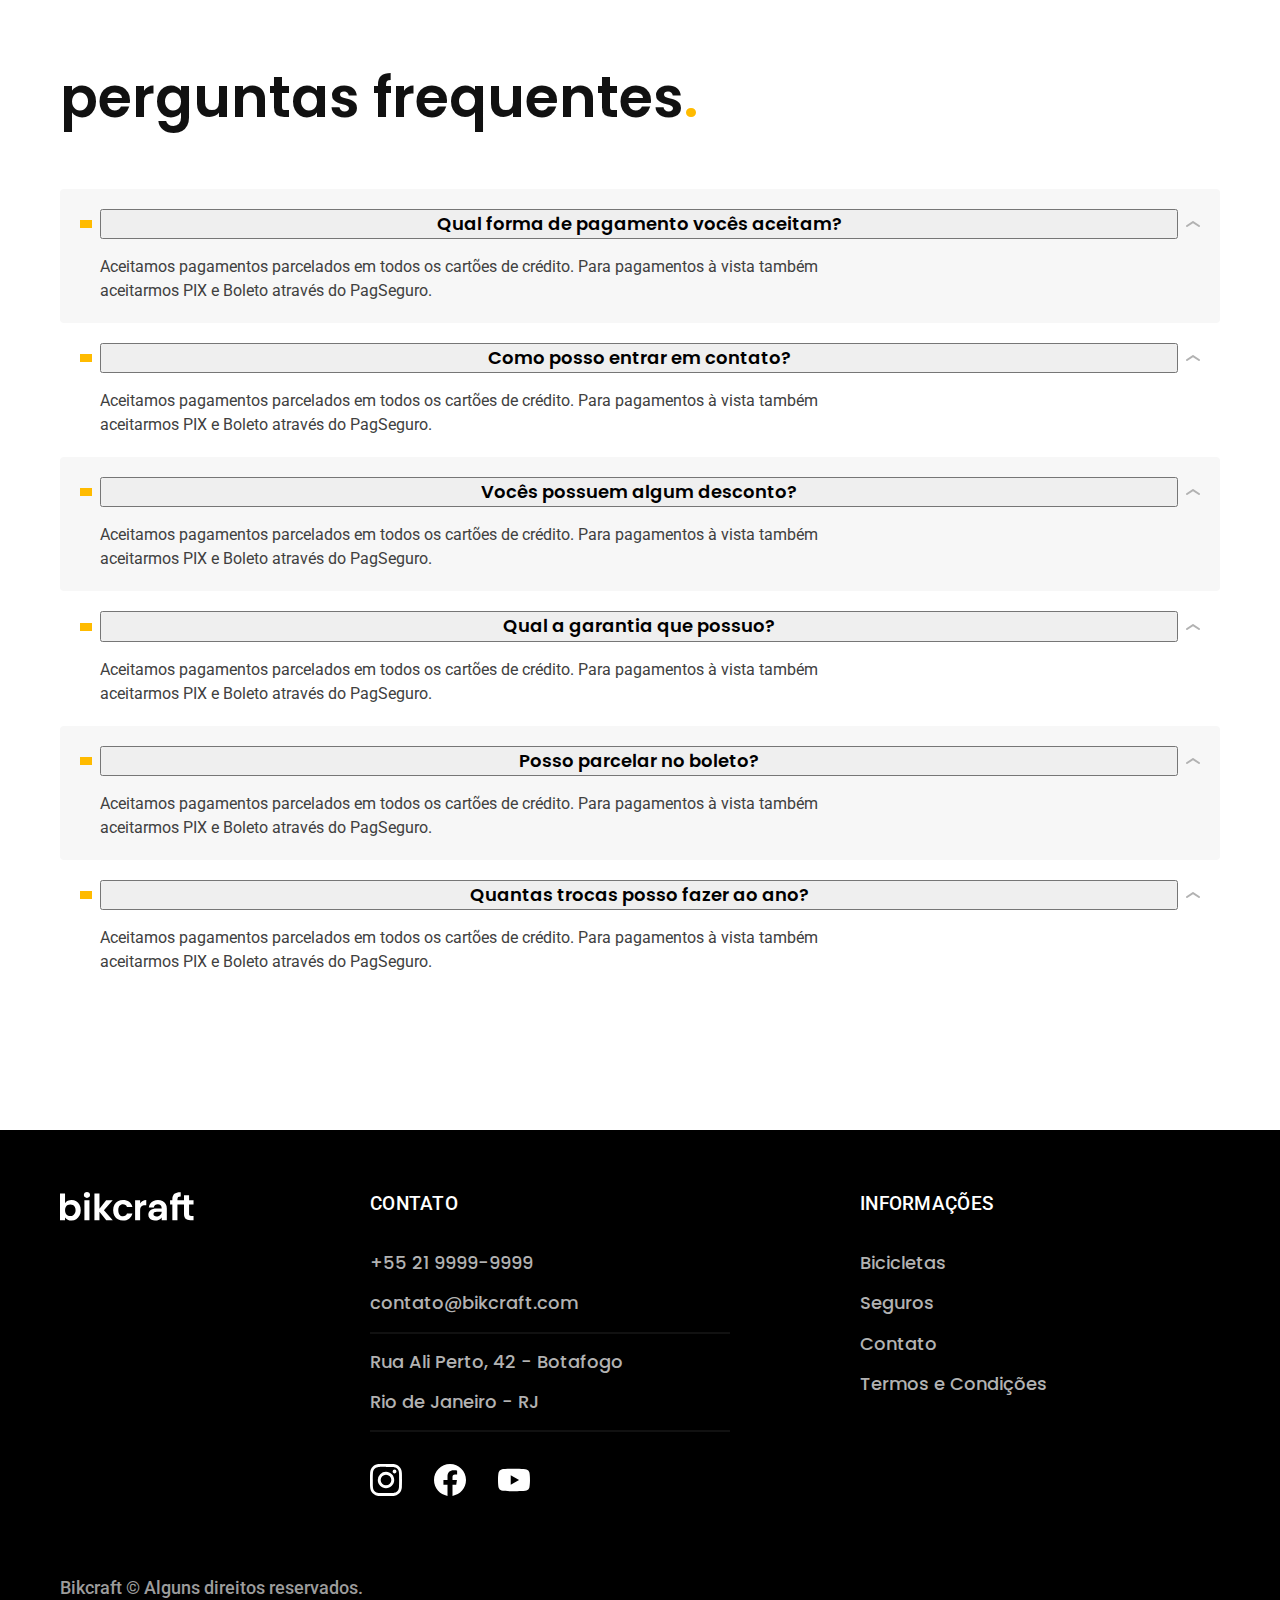
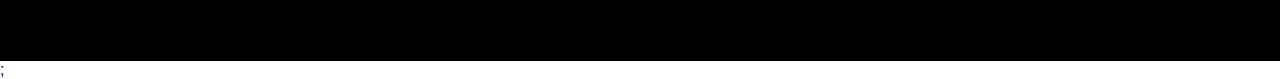
<file: seguros.html>
<!DOCTYPE html>
<html lang="pt-br">

<head>
  <meta charset="UTF-8">
  <meta name="viewport" content="width=device-width, initial-scale=1.0">

  <title>Seguros | Bikcraft</title>
  <meta name="description" content="Seguros.">

  <link rel="preload" href="./css/style.css" as="style">
  <link rel="stylesheet" href="./css/style.css">
  <link rel="preconnect" href="https://fonts.googleapis.com">
  <link rel="preconnect" href="https://fonts.gstatic.com" crossorigin>
  <link href="https://fonts.googleapis.com/css2?family=Merriweather:ital,wght@1,700&family=Poppins:wght@400;600&family=Roboto:wght@400;500&display=swap" rel="stylesheet">
</head>

<body id="seguros">
  <header class="header-bg">
    <div class="header container">
      <a href="./">
        <img src="./img/bikcraft.svg" alt="Bikcraft">
      </a>

      <nav aria-label="primaria">
        <ul class="header-menu font-1-m cor-0">
          <li><a href="./bicicletas.html">Bicicletas</a></li>
          <li><a href="./seguros.html">Seguros</a></li>
          <li><a href="./contato.html">Contato</a></li>
        </ul>
      </nav>
    </div>
  </header>

  <main class="seguros-bg">
    <div class="titulo-bg">
      <div class="titulo container">
        <p class="font-2-l-b cor-5">Escolha o seguro</p>
        <h1 class="font-1-xxl cor-0">você seguro<span class="cor-p1">.</span></h1>
      </div>
    </div>

    <div class="seguros container">

      <div class="seguros-item fadeInLeft" data-anime=" 200">
        <h3 class="font-1-xl cor-6">PRATA</h3>
        <span class="font-1-xl cor-0">R$ 199 <span class="font-1-xs cor-6">mensal</span></span>
        <ul class="font-2-m cor-0">
          <li>Duas trocas por ano</li>
          <li>Assistência técnica</li>
          <li>Suporte 08h às 18h</li>
          <li>Cobertura estadual</li>
        </ul>
        <a class="botao secundario" href="./orcamento.html?tipo=seguro&produto=prata">Inscreva-se</a>
      </div>

      <div class="seguros-item fadeInRight" data-anime=" 400">
        <h3 class="font-1-xl cor-p1">OURO</h3>
        <span class="font-1-xl cor-0">R$ 299 <span class="font-1-xs cor-6">mensal</span></span>
        <ul class="font-2-m cor-0">
          <li>Cinco trocas por ano</li>
          <li>Assistência especial</li>
          <li>Suporte 24h</li>
          <li>Cobertura nacional</li>
          <li>Desconto em parceiros</li>
          <li>Acesso ao Clube Bikcraft</li>
        </ul>
        <a class="botao" href="./orcamento.html?tipo=seguro&produto=ouro">Inscreva-se</a>
      </div>
    </div>
  </main>

  <article class="vantagens-bg">
    <div class="vantagens container">
      <h2 class="font-1-xxl cor-0">vantagens<span class="cor-p1">.</span></h2>
      <ul>
        <li>
          <img src="./img/icones/eletrica.svg" alt="">
          <h3 class="font-1-l cor-0">Reparo Elétrico</h3>
          <p class="font-2-s cor-5">Garantimos o reparo completo do seu motor em caso de falhas. Sabemos que falhas são raras, mas estamos aqui para caso ocorra.</p>
        </li>
        <li>
          <img src="./img/icones/carbono.svg" alt="">
          <h3 class="font-1-l cor-0">Carbono</h3>
          <p class="font-2-s cor-5">Nossos quadros são feitos para durar para sempre. Mas caso algo ocorra, ficamos felizes em reparar.</p>
        </li>
        <li>
          <img src="./img/icones/sustentavel.svg" alt="">
          <h3 class="font-1-l cor-0">Sustentável</h3>
          <p class="font-2-s cor-5">Trabalhamos com a filosofia de desperdício zero. Qualquer parte defeituosa é reciclada e reutilizada em outro projeto.</p>
        </li>
        <li>
          <img src="./img/icones/rastreador.svg" alt="">
          <h3 class="font-1-l cor-0">Rastreador</h3>
          <p class="font-2-s cor-5">Utilizamos o GPS da sua Bikcraft em conjunto com especialistas em segurança para efetuarmos a recuperação.</p>
        </li>
        <li>
          <img src="./img/icones/seguro.svg" alt="">
          <h3 class="font-1-l cor-0">Segurança</h3>
          <p class="font-2-s cor-5">Com o seguro Bikcraft você pode ficar tranquilo em saber que o seu dinheiro não será perdido em casos de roubo.</p>
        </li>
        <li>
          <img src="./img/icones/velocidade.svg" alt="">
          <h3 class="font-1-l cor-0">Rapidez</h3>
          <p class="font-2-s cor-5">A sua Bikcraft ficará pronta para uso no mesmo dia, caso você traga ela para ser reparada em uma das filiais.</p>
        </li>
      </ul>
    </div>
  </article>

  <article class="perguntas container">
    <h2 class="font-1-xxl">perguntas frequentes<span class="cor-p1">.</span></h2>

    <dl>
      <div>
        <dt><button class="font-1-m-b" aria-controls="pergunta1" aria-expanded="true">Qual forma de pagamento vocês aceitam?</button></dt>
        <dd id="pergunta1" class="font-2-s cor-9 ativa">Aceitamos pagamentos parcelados em todos os cartões de crédito. Para pagamentos à vista também aceitarmos PIX e Boleto através do PagSeguro.</dd>
      </div>
      <div>
        <dt><button class="font-1-m-b" aria-controls="pergunta2" aria-expanded="false">Como posso entrar em contato?</button></dt>
        <dd id="pergunta2" class="font-2-s cor-9">Aceitamos pagamentos parcelados em todos os cartões de crédito. Para pagamentos à vista também aceitarmos PIX e Boleto através do PagSeguro.</dd>
      </div>
      <div>
        <dt><button class="font-1-m-b" aria-controls="pergunta4" aria-expanded="false">Vocês possuem algum desconto?</button></dt>
        <dd id="pergunta3" class="font-2-s cor-9">Aceitamos pagamentos parcelados em todos os cartões de crédito. Para pagamentos à vista também aceitarmos PIX e Boleto através do PagSeguro.</dd>
      </div>
      <div>
        <dt><button class="font-1-m-b" aria-controls="pergunta4" aria-expanded="false">Qual a garantia que possuo?</button></dt>
        <dd id="pergunta4" class="font-2-s cor-9">Aceitamos pagamentos parcelados em todos os cartões de crédito. Para pagamentos à vista também aceitarmos PIX e Boleto através do PagSeguro.</dd>
      </div>
      <div>
        <dt><button class="font-1-m-b" aria-controls="pergunta5" aria-expanded="false">Posso parcelar no boleto?</button></dt>
        <dd id="pergunta5" class="font-2-s cor-9">Aceitamos pagamentos parcelados em todos os cartões de crédito. Para pagamentos à vista também aceitarmos PIX e Boleto através do PagSeguro.</dd>
      </div>
      <div>
        <dt><button class="font-1-m-b" aria-controls="pergunta6" aria-expanded="false">Quantas trocas posso fazer ao ano?</button></dt>
        <dd id="pergunta6" class="font-2-s cor-9">Aceitamos pagamentos parcelados em todos os cartões de crédito. Para pagamentos à vista também aceitarmos PIX e Boleto através do PagSeguro.</dd>
      </div>
    </dl>
  </article>

  <footer class="footer-bg">
    <div class="footer container">
      <img src="./img/bikcraft.svg" alt="Bikcraft">
      <div class="footer-contato">
        <h3 class="font-2-l-b cor-0">Contato</h3>
        <ul class="font-1-m cor-5">
          <li><a href="tel:+552199999999">+55 21 9999-9999</a></li>
          <li><a href="mailto:contato@bikcraft.com">contato@bikcraft.com</a></li>
          <li>Rua Ali Perto, 42 - Botafogo</li>
          <li>Rio de Janeiro - RJ</li>
        </ul>
        <div class="footer-redes">
          <a href="./">
            <img src="./img/redes/instagram.svg" alt="Instagram">
          </a>
          <a href="./">
            <img src="./img/redes/facebook.svg" alt="Facebook">
          </a>
          <a href="./">
            <img src="./img/redes/youtube.svg" alt="Youtube">
          </a>
        </div>
      </div>
      <div class="footer-informacoes">
        <h3 class="font-2-l-b cor-0">Informações</h3>
        <nav>
          <ul class="font-1-m cor-5">
            <li><a href="./bicicletas.html">Bicicletas</a></li>
            <li><a href="./seguros.html">Seguros</a></li>
            <li><a href="./contato.html">Contato</a></li>
            <li><a href="./termos.html">Termos e Condições</a></li>
          </ul>
        </nav>
      </div>
      <p class="footer-copy font-2-m cor-6">Bikcraft © Alguns direitos reservados.</p>
    </div>
  </footer>
  <script src="./scripts/plugins/simple-anime.js"></script>;
  <script src="scripts/script.js"></script>
</body>

</html>
</file>
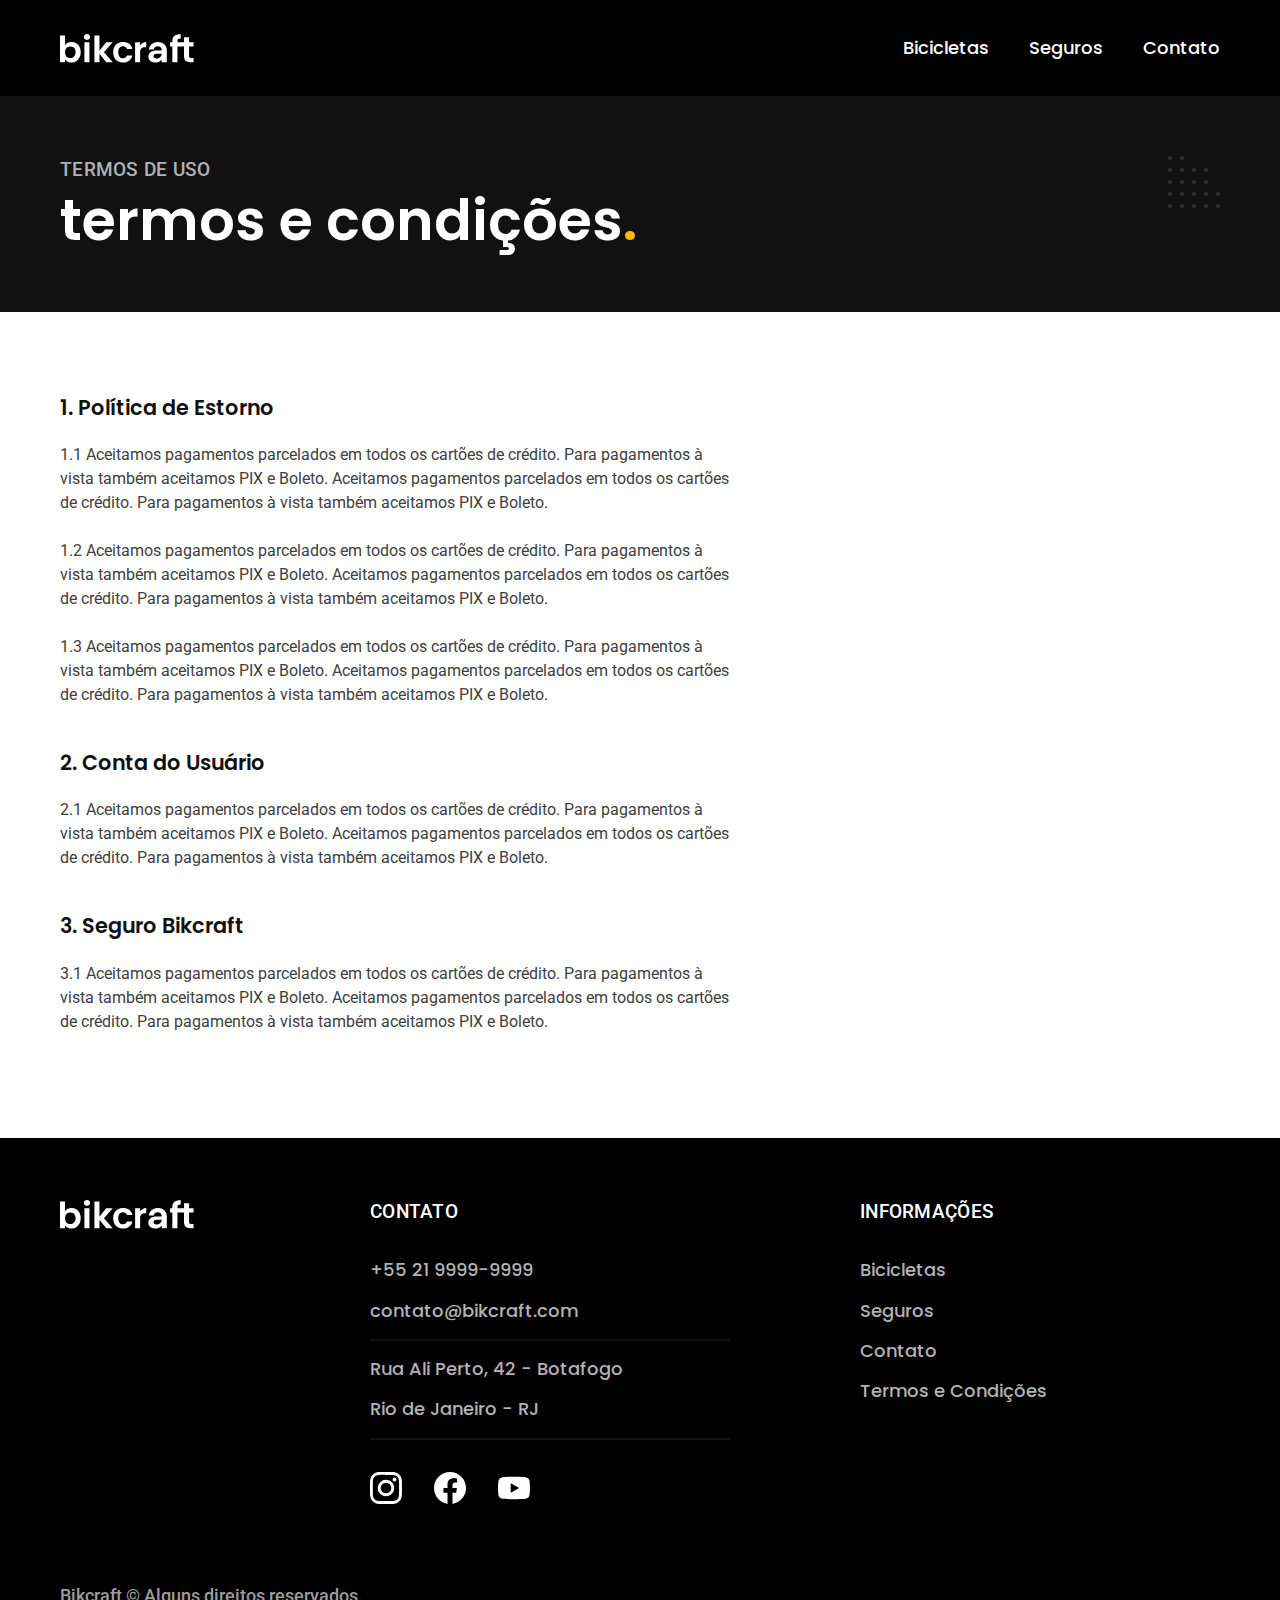
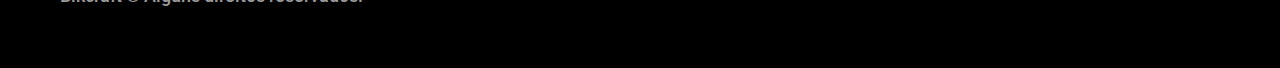
<file: termos.html>
<!DOCTYPE html>
<html lang="pt-br">

<head>
  <meta charset="UTF-8">
  <meta name="viewport" content="width=device-width, initial-scale=1.0">

  <title>Termos e Condições | Bikcraft</title>
  <meta name="description" content="Termos e condições.">

  <link rel="preload" href="./css/style.css" as="style">
  <link rel="stylesheet" href="./css/style.css">
  <link rel="preconnect" href="https://fonts.googleapis.com">
  <link rel="preconnect" href="https://fonts.gstatic.com" crossorigin>
  <link href="https://fonts.googleapis.com/css2?family=Merriweather:ital,wght@1,700&family=Poppins:wght@400;600&family=Roboto:wght@400;500&display=swap" rel="stylesheet">
</head>

<body id="termos">
  <header class="header-bg">
    <div class="header container">
      <a href="./">
        <img src="./img/bikcraft.svg" alt="Bikcraft">
      </a>

      <nav aria-label="primaria">
        <ul class="header-menu font-1-m cor-0">
          <li><a href="./bicicletas.html">Bicicletas</a></li>
          <li><a href="./seguros.html">Seguros</a></li>
          <li><a href="./contato.html">Contato</a></li>
        </ul>
      </nav>
    </div>
  </header>

  <main>
    <div class="titulo-bg">
      <div class="titulo container">
        <p class="font-2-l-b cor-5">Termos de uso</p>
        <h1 class="font-1-xxl cor-0">termos e condições<span class="cor-p1">.</span></h1>
      </div>
    </div>

    <div class="termos font-2-s cor-10 container">
      <h2 class="font-1-l cor-11">1. Política de Estorno</h2>
      <p>1.1 Aceitamos pagamentos parcelados em todos os cartões de crédito. Para pagamentos à vista também aceitamos PIX e Boleto. Aceitamos pagamentos parcelados em todos os cartões de crédito. Para pagamentos à vista também aceitamos PIX e Boleto.</p>
      <p>1.2 Aceitamos pagamentos parcelados em todos os cartões de crédito. Para pagamentos à vista também aceitamos PIX e Boleto. Aceitamos pagamentos parcelados em todos os cartões de crédito. Para pagamentos à vista também aceitamos PIX e Boleto.</p>
      <p>1.3 Aceitamos pagamentos parcelados em todos os cartões de crédito. Para pagamentos à vista também aceitamos PIX e Boleto. Aceitamos pagamentos parcelados em todos os cartões de crédito. Para pagamentos à vista também aceitamos PIX e Boleto.</p>
      <h2 class="font-1-l cor-11">2. Conta do Usuário</h2>
      <p>2.1 Aceitamos pagamentos parcelados em todos os cartões de crédito. Para pagamentos à vista também aceitamos PIX e Boleto. Aceitamos pagamentos parcelados em todos os cartões de crédito. Para pagamentos à vista também aceitamos PIX e Boleto.</p>
      <h2 class="font-1-l cor-11">3. Seguro Bikcraft</h2>
      <p>3.1 Aceitamos pagamentos parcelados em todos os cartões de crédito. Para pagamentos à vista também aceitamos PIX e Boleto. Aceitamos pagamentos parcelados em todos os cartões de crédito. Para pagamentos à vista também aceitamos PIX e Boleto.</p>
    </div>
  </main>

  <footer class="footer-bg">
    <div class="footer container">
      <img src="./img/bikcraft.svg" alt="Bikcraft">
      <div class="footer-contato">
        <h3 class="font-2-l-b cor-0">Contato</h3>
        <ul class="font-1-m cor-5">
          <li><a href="tel:+552199999999">+55 21 9999-9999</a></li>
          <li><a href="mailto:contato@bikcraft.com">contato@bikcraft.com</a></li>
          <li>Rua Ali Perto, 42 - Botafogo</li>
          <li>Rio de Janeiro - RJ</li>
        </ul>
        <div class="footer-redes">
          <a href="./">
            <img src="./img/redes/instagram.svg" alt="Instagram">
          </a>
          <a href="./">
            <img src="./img/redes/facebook.svg" alt="Facebook">
          </a>
          <a href="./">
            <img src="./img/redes/youtube.svg" alt="Youtube">
          </a>
        </div>
      </div>
      <div class="footer-informacoes">
        <h3 class="font-2-l-b cor-0">Informações</h3>
        <nav>
          <ul class="font-1-m cor-5">
            <li><a href="./bicicletas.html">Bicicletas</a></li>
            <li><a href="./seguros.html">Seguros</a></li>
            <li><a href="./contato.html">Contato</a></li>
            <li><a href="./termos.html">Termos e Condições</a></li>
          </ul>
        </nav>
      </div>
      <p class="footer-copy font-2-m cor-6">Bikcraft © Alguns direitos reservados.</p>
    </div>
  </footer>
</body>

</html>
</file>
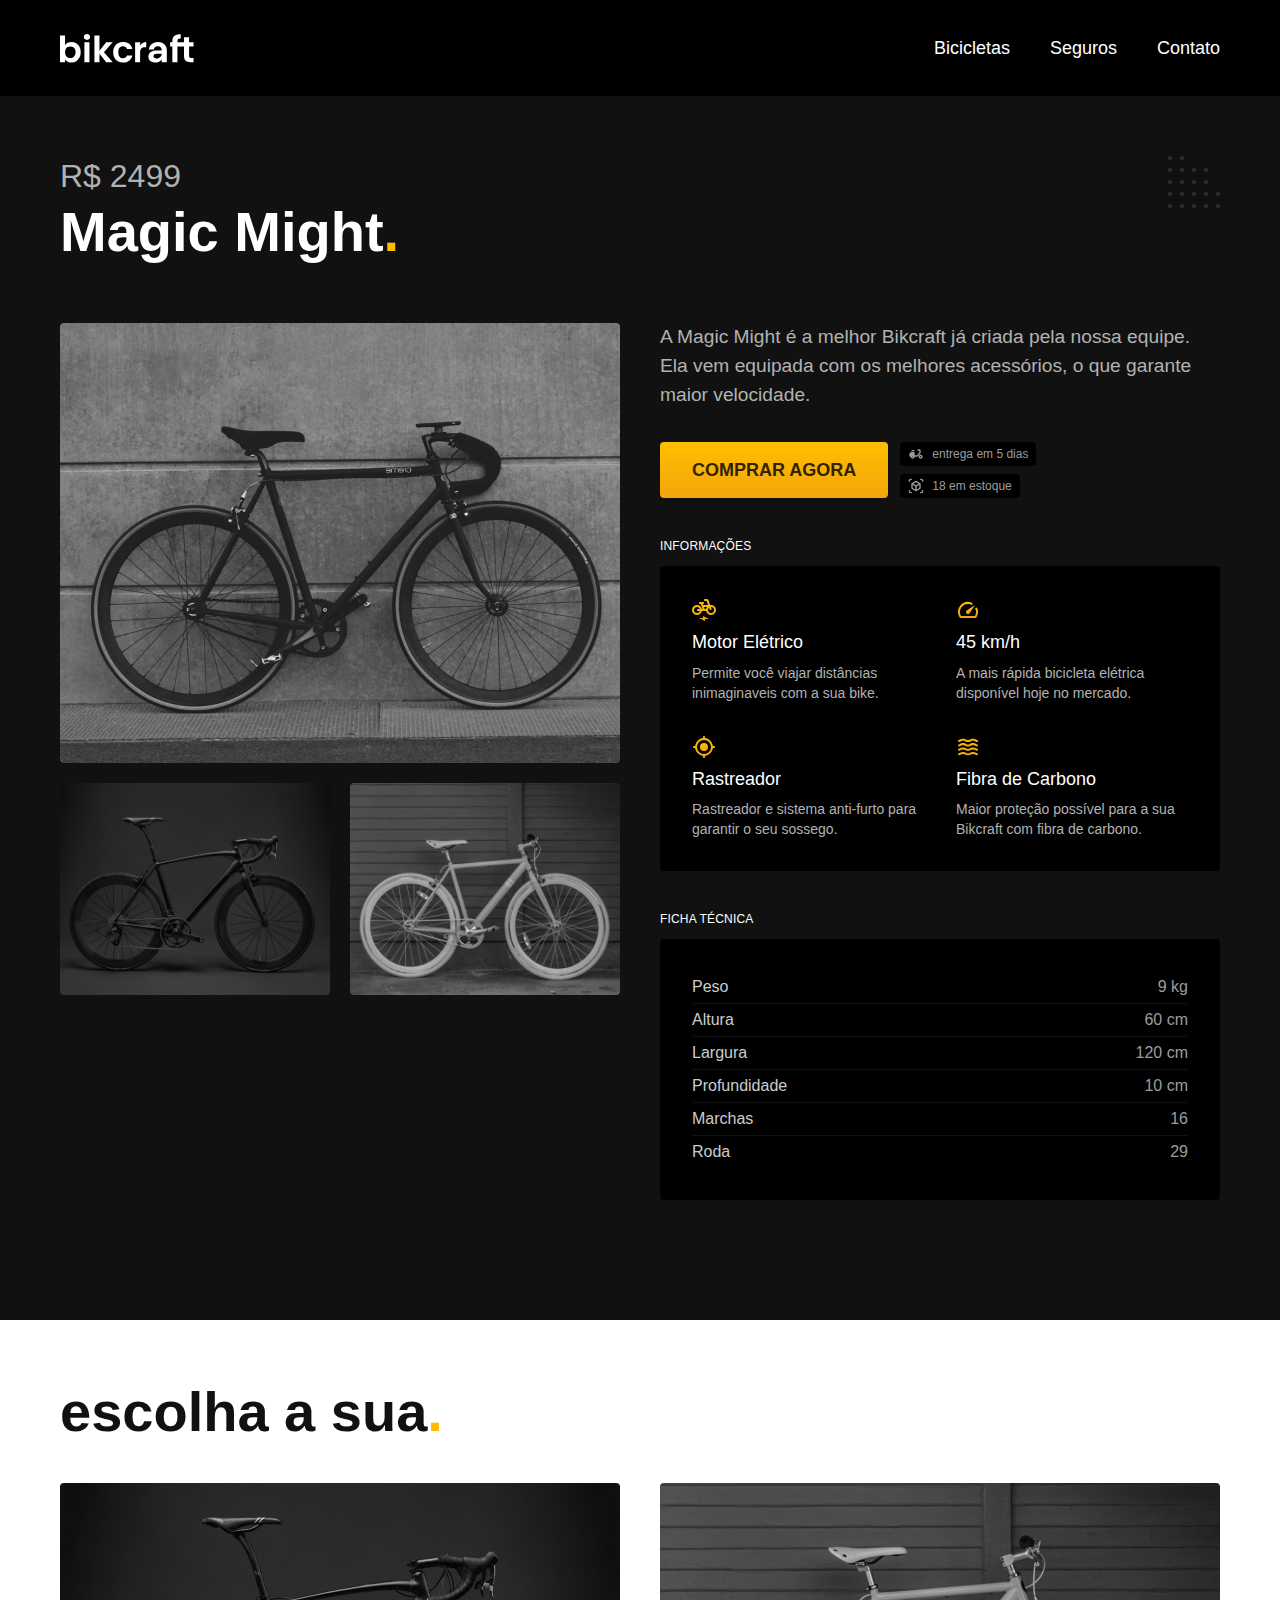
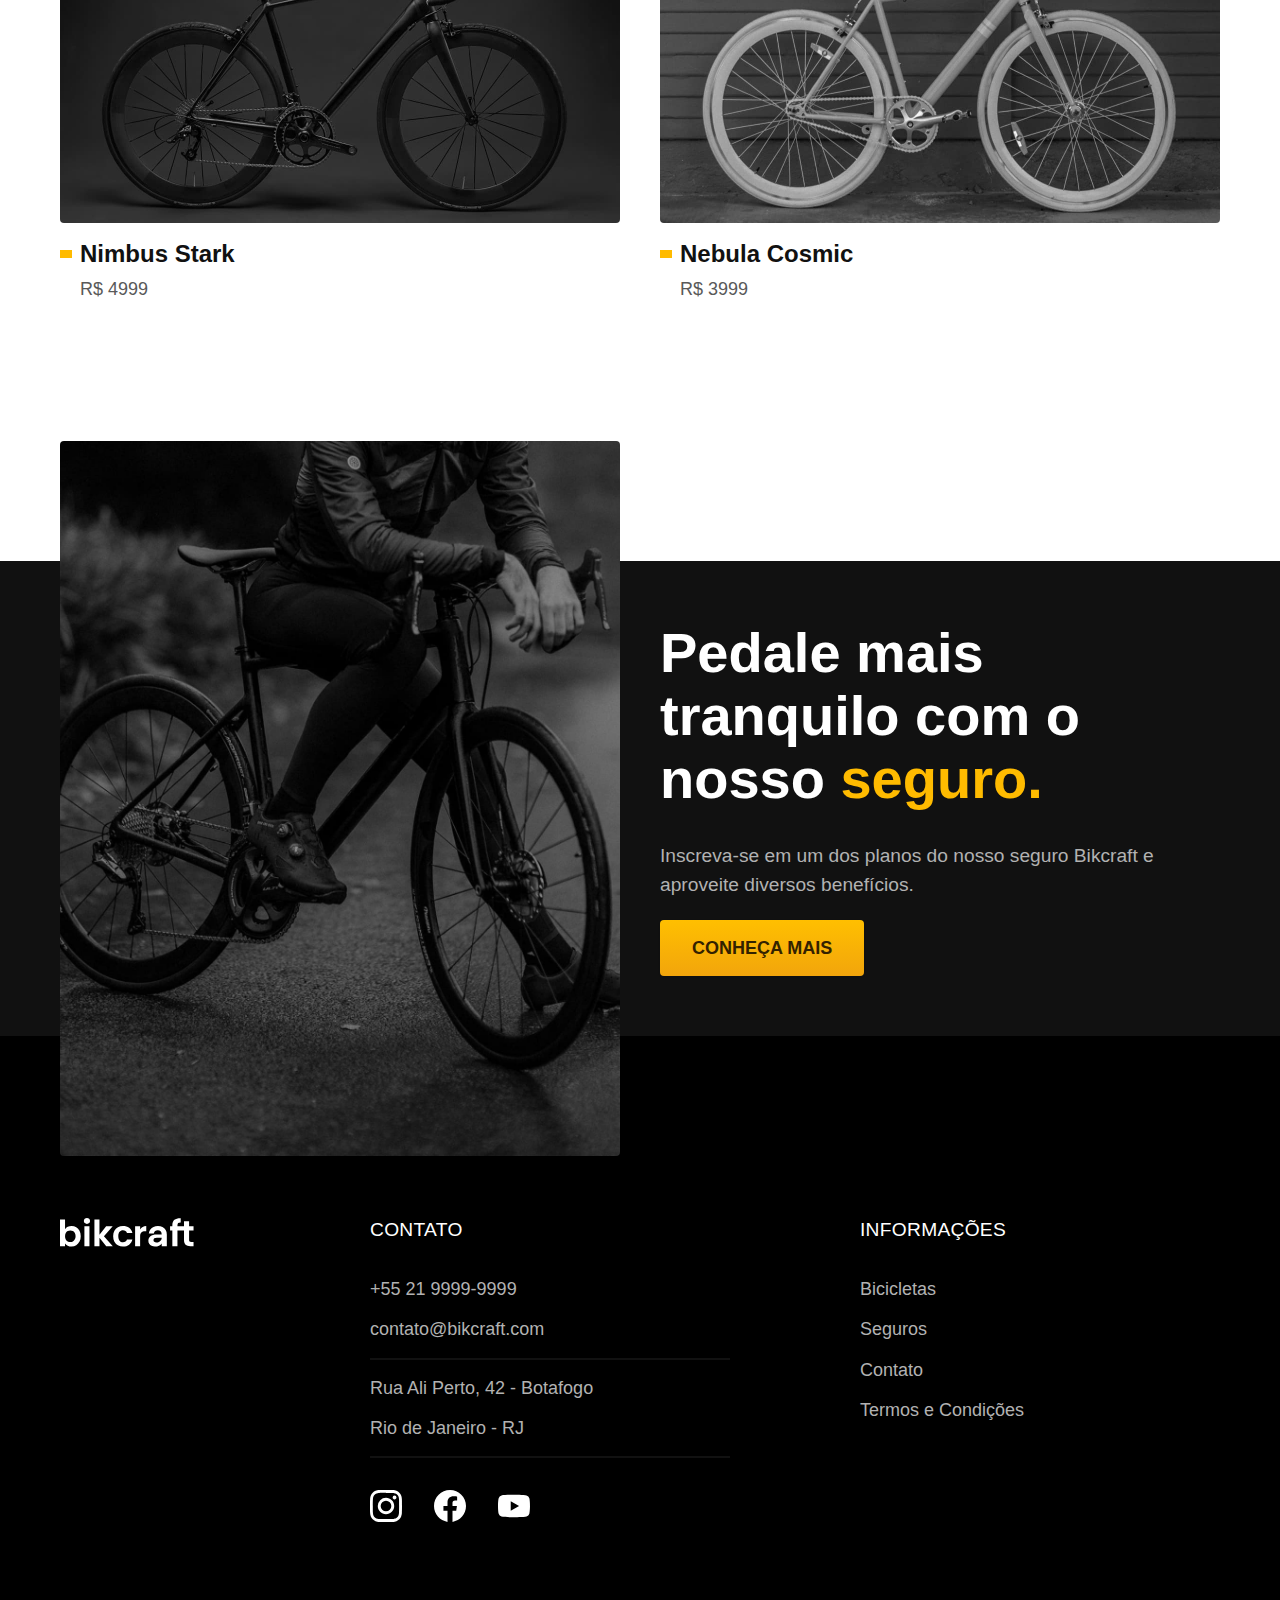
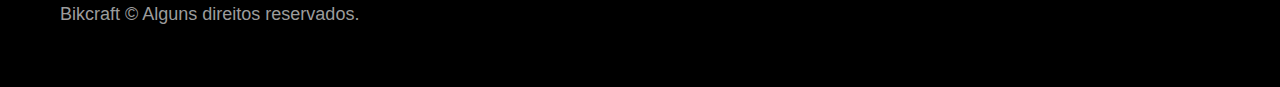
<file: bicicletas/magic.html>
<!DOCTYPE html>
<html lang="pt-br">

<head>
  <meta charset="UTF-8">
  <meta name="viewport" content="width=device-width, initial-scale=1.0">

  <title>Magic | Bikcraft</title>
  <meta name="description" content="Magic.">

  <link rel="preload" href="../css/style.css" as="style">
  <link rel="stylesheet" href="../css/style.css">
</head>

<body id="bicicleta">
  <header class="header-bg">
    <div class="header container">
      <a href="../">
        <img src="../img/bikcraft.svg" alt="Bikcraft">
      </a>

      <nav aria-label="primaria">
        <ul class="header-menu font-1-m cor-0">
          <li><a href="../bicicletas.html">Bicicletas</a></li>
          <li><a href="../seguros.html">Seguros</a></li>
          <li><a href="../contato.html">Contato</a></li>
        </ul>
      </nav>
    </div>
  </header>

  <main class="titulo-bg">
    <div>
      <div class="titulo container">
        <p class="font-2-xl cor-5">R$ 2499</p>
        <h1 class="font-1-xxl cor-0">Magic Might<span class="cor-p1">.</span></h1>
      </div>
    </div>
    <div class="bicicleta container">
      <div class="bicicleta-imagens">
        <img src="../img/bicicleta/nimbus2.jpg" alt="">
        <img src="../img/bicicleta/nimbus1.jpg" alt="">
        <img src="../img/bicicleta/nimbus3.jpg" alt="">
      </div>
      <div class="bicicleta-conteudo">
        <p class="font-2-l cor-5">A Magic Might é a melhor Bikcraft já criada pela nossa equipe. Ela vem equipada com os melhores acessórios, o que garante maior velocidade.</p>
        <div class="bicicleta-comprar">
          <a class="botao" href="../orcamento.html">Comprar Agora</a>
          <span class="font-1-xs cor-6"><img src="../img/icones/entrega.svg" alt=""> entrega em 5 dias</span>
          <span class="font-1-xs cor-6"><img src="../img/icones/estoque.svg" alt=""> 18 em estoque</span>
        </div>

        <h2 class="font-1-xs cor-0">Informações</h2>
        <ul class="bicicleta-informacoes">
          <li>
            <img src="../img/icones/eletrica.svg" alt="">
            <h3 class="font-1-m cor-0">Motor Elétrico</h3>
            <p class="font-2-xs cor-5">Permite você viajar distâncias inimaginaveis com a sua bike.</p>
          </li>
          <li>
            <img src="../img/icones/velocidade.svg" alt="">
            <h3 class="font-1-m cor-0">45 km/h</h3>
            <p class="font-2-xs cor-5">A mais rápida bicicleta elétrica disponível hoje no mercado.</p>
          </li>
          <li>
            <img src="../img/icones/rastreador.svg" alt="">
            <h3 class="font-1-m cor-0">Rastreador</h3>
            <p class="font-2-xs cor-5">Rastreador e sistema anti-furto para garantir o seu sossego.</p>
          </li>
          <li>
            <img src="../img/icones/carbono.svg" alt="">
            <h3 class="font-1-m cor-0">Fibra de Carbono</h3>
            <p class="font-2-xs cor-5">Maior proteção possível para a sua Bikcraft com fibra de carbono.</p>
          </li>
        </ul>
        <h2 class="font-1-xs cor-0">Ficha Técnica</h2>
        <ul class="bicicleta-ficha font-2-s cor-4">
          <li>Peso <span>9 kg</span></li>
          <li>Altura <span>60 cm</span></li>
          <li>Largura <span>120 cm</span></li>
          <li>Profundidade <span>10 cm</span></li>
          <li>Marchas <span>16</span></li>
          <li>Roda <span>29</span></li>
        </ul>
      </div>
    </div>
  </main>

  <article class="bicicletas-lista container">
    <h2 class="font-1-xxl">escolha a sua<span class="cor-p1">.</span></h2>

    <ul>
      <li>
        <a href="./nimbus.html">
          <img src="../img/bicicletas/nimbus.jpg" alt="Bicicleta preta">
          <h3 class="font-1-xl">Nimbus Stark</h3>
          <span class="font-2-m cor-8">R$ 4999</span>
        </a>
      </li>
      <li>
        <a href="./nebula.html">
          <img src="../img/bicicletas/nebula.jpg" alt="Bicicleta preta">
          <h3 class="font-1-xl">Nebula Cosmic</h3>
          <span class="font-2-m cor-8">R$ 3999</span>
        </a>
      </li>
    </ul>
  </article>

  <article class="seguro-bg">
    <div class="seguro container">
      <div class="seguro-imagem">
        <img src="../img/fotos/seguros.jpg" alt="Pessoa parada em cima de uma bicicleta.">
      </div>
      <div class="seguro-conteudo">
        <h2 class="font-1-xxl cor-0">Pedale mais tranquilo com o nosso <span class="cor-p1">seguro.</span></h2>
        <p class="font-2-l cor-5">Inscreva-se em um dos planos do nosso seguro Bikcraft e aproveite diversos benefícios.</p>
        <a class="botao" href="../seguros.html">Conheça Mais</a>
      </div>
    </div>
  </article>

  <footer class="footer-bg">
    <div class="footer container">
      <img src="../img/bikcraft.svg" alt="Bikcraft">
      <div class="footer-contato">
        <h3 class="font-2-l-b cor-0">Contato</h3>
        <ul class="font-1-m cor-5">
          <li><a href="tel:+552199999999">+55 21 9999-9999</a></li>
          <li><a href="mailto:contato@bikcraft.com">contato@bikcraft.com</a></li>
          <li>Rua Ali Perto, 42 - Botafogo</li>
          <li>Rio de Janeiro - RJ</li>
        </ul>
        <div class="footer-redes">
          <a href="../">
            <img src="../img/redes/instagram.svg" alt="Instagram">
          </a>
          <a href="../">
            <img src="../img/redes/facebook.svg" alt="Facebook">
          </a>
          <a href="../">
            <img src="../img/redes/youtube.svg" alt="Youtube">
          </a>
        </div>
      </div>
      <div class="footer-informacoes">
        <h3 class="font-2-l-b cor-0">Informações</h3>
        <nav>
          <ul class="font-1-m cor-5">
            <li><a href="../bicicletas.html">Bicicletas</a></li>
            <li><a href="../seguros.html">Seguros</a></li>
            <li><a href="../contato.html">Contato</a></li>
            <li><a href="../termos.html">Termos e Condições</a></li>
          </ul>
        </nav>
      </div>
      <p class="footer-copy font-2-m cor-6">Bikcraft © Alguns direitos reservados.</p>
    </div>
  </footer>
</body>

</html>
</file>
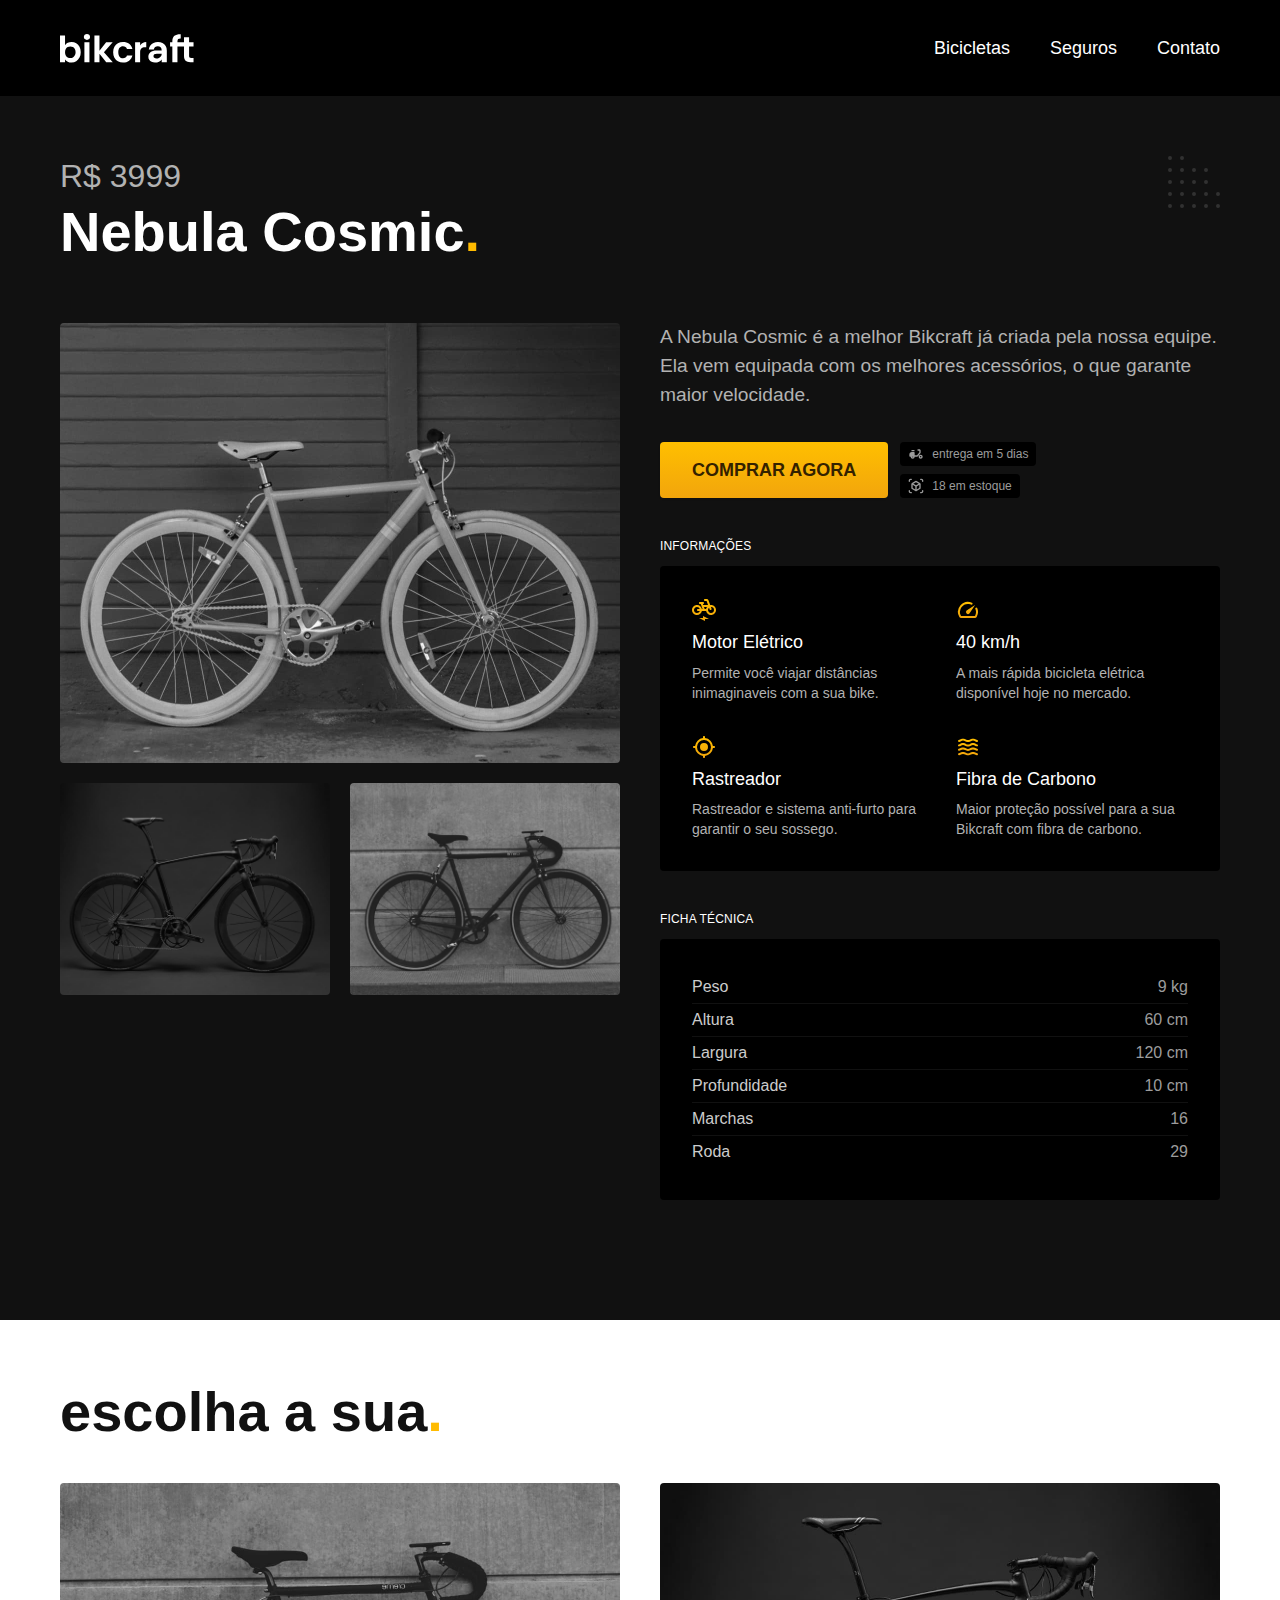
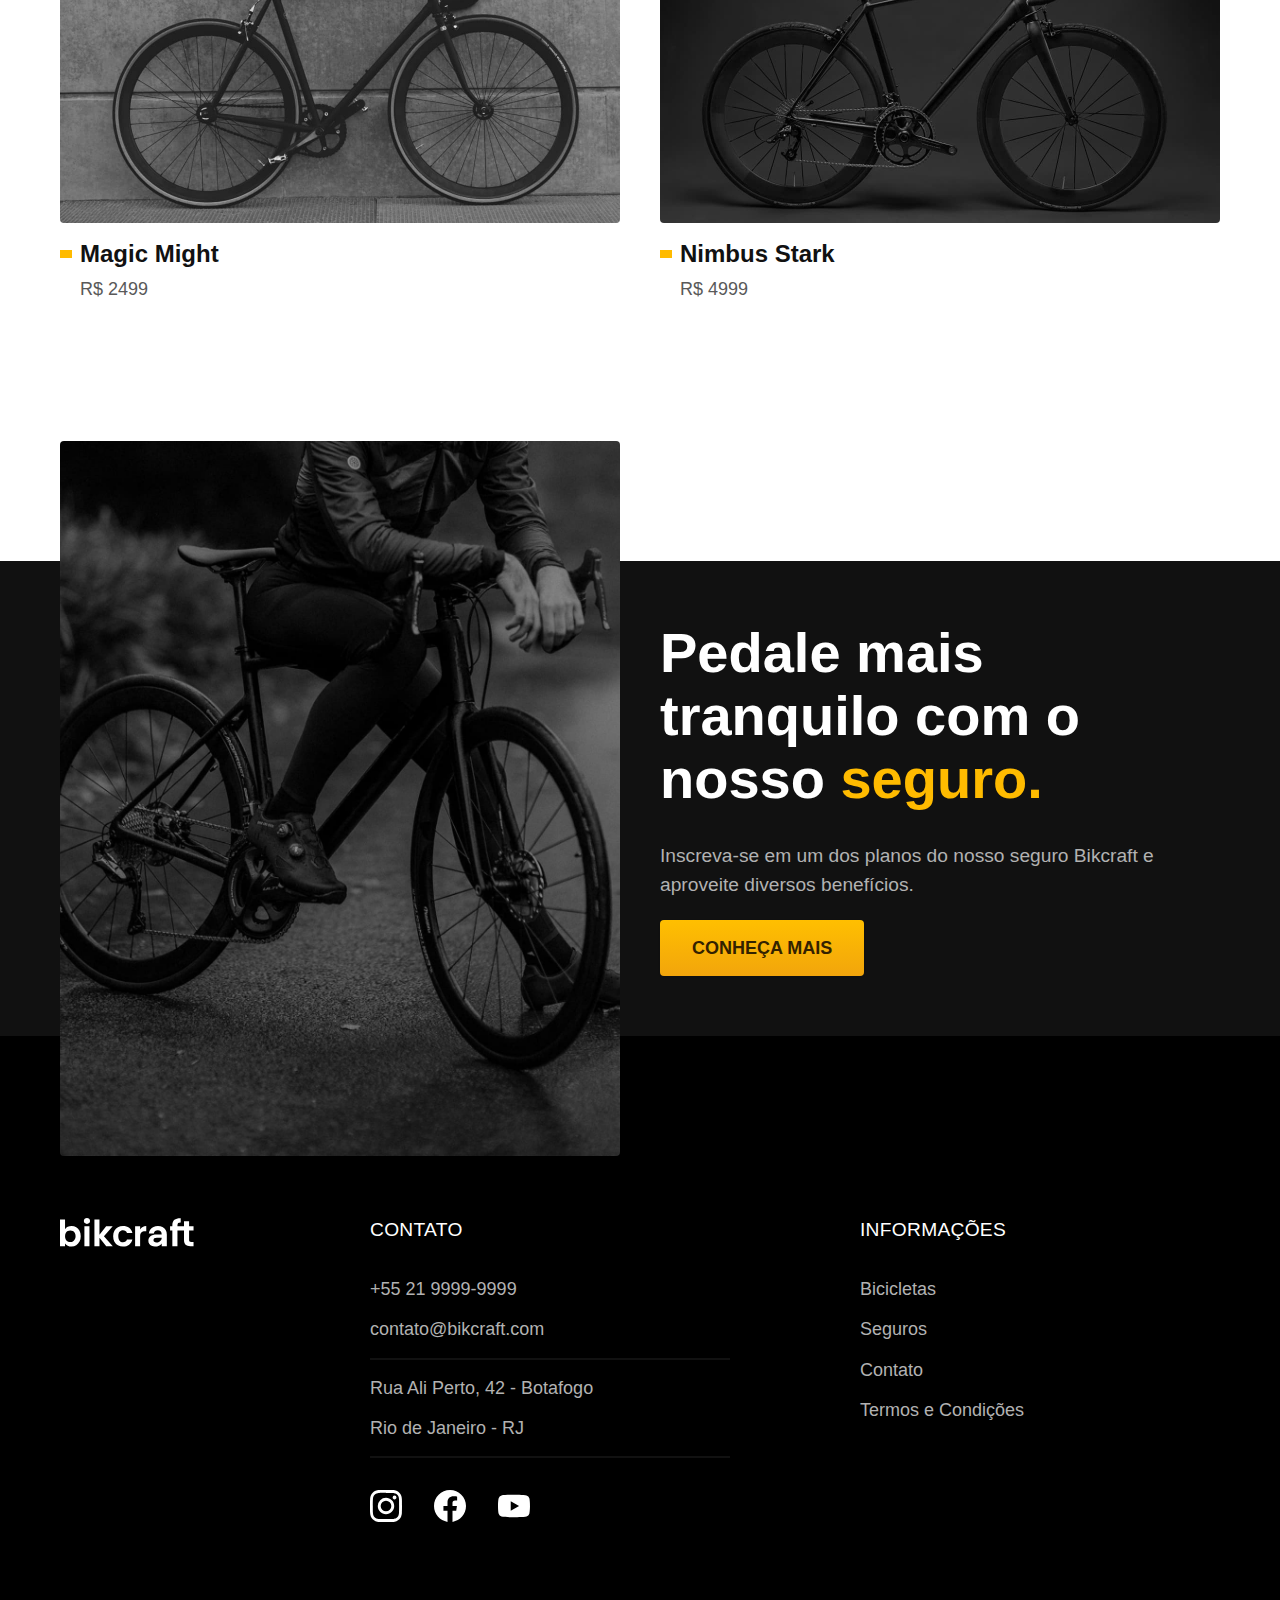
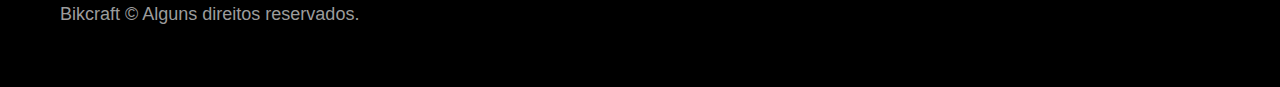
<file: bicicletas/nebula.html>
<!DOCTYPE html>
<html lang="pt-br">

<head>
  <meta charset="UTF-8">
  <meta name="viewport" content="width=device-width, initial-scale=1.0">

  <title>Nebula | Bikcraft</title>
  <meta name="description" content="Nebula.">

  <link rel="preload" href="../css/style.css" as="style">
  <link rel="stylesheet" href="../css/style.css">
</head>

<body id="bicicleta">
  <header class="header-bg">
    <div class="header container">
      <a href="../">
        <img src="../img/bikcraft.svg" alt="Bikcraft">
      </a>

      <nav aria-label="primaria">
        <ul class="header-menu font-1-m cor-0">
          <li><a href="../bicicletas.html">Bicicletas</a></li>
          <li><a href="../seguros.html">Seguros</a></li>
          <li><a href="../contato.html">Contato</a></li>
        </ul>
      </nav>
    </div>
  </header>

  <main class="titulo-bg">
    <div>
      <div class="titulo container">
        <p class="font-2-xl cor-5">R$ 3999</p>
        <h1 class="font-1-xxl cor-0">Nebula Cosmic<span class="cor-p1">.</span></h1>
      </div>
    </div>
    <div class="bicicleta container">
      <div class="bicicleta-imagens">
        <img src="../img/bicicleta/nimbus3.jpg" alt="">
        <img src="../img/bicicleta/nimbus1.jpg" alt="">
        <img src="../img/bicicleta/nimbus2.jpg" alt="">
      </div>
      <div class="bicicleta-conteudo">
        <p class="font-2-l cor-5">A Nebula Cosmic é a melhor Bikcraft já criada pela nossa equipe. Ela vem equipada com os melhores acessórios, o que garante maior velocidade.</p>
        <div class="bicicleta-comprar">
          <a class="botao" href="../orcamento.html">Comprar Agora</a>
          <span class="font-1-xs cor-6"><img src="../img/icones/entrega.svg" alt=""> entrega em 5 dias</span>
          <span class="font-1-xs cor-6"><img src="../img/icones/estoque.svg" alt=""> 18 em estoque</span>
        </div>

        <h2 class="font-1-xs cor-0">Informações</h2>
        <ul class="bicicleta-informacoes">
          <li>
            <img src="../img/icones/eletrica.svg" alt="">
            <h3 class="font-1-m cor-0">Motor Elétrico</h3>
            <p class="font-2-xs cor-5">Permite você viajar distâncias inimaginaveis com a sua bike.</p>
          </li>
          <li>
            <img src="../img/icones/velocidade.svg" alt="">
            <h3 class="font-1-m cor-0">40 km/h</h3>
            <p class="font-2-xs cor-5">A mais rápida bicicleta elétrica disponível hoje no mercado.</p>
          </li>
          <li>
            <img src="../img/icones/rastreador.svg" alt="">
            <h3 class="font-1-m cor-0">Rastreador</h3>
            <p class="font-2-xs cor-5">Rastreador e sistema anti-furto para garantir o seu sossego.</p>
          </li>
          <li>
            <img src="../img/icones/carbono.svg" alt="">
            <h3 class="font-1-m cor-0">Fibra de Carbono</h3>
            <p class="font-2-xs cor-5">Maior proteção possível para a sua Bikcraft com fibra de carbono.</p>
          </li>
        </ul>
        <h2 class="font-1-xs cor-0">Ficha Técnica</h2>
        <ul class="bicicleta-ficha font-2-s cor-4">
          <li>Peso <span>9 kg</span></li>
          <li>Altura <span>60 cm</span></li>
          <li>Largura <span>120 cm</span></li>
          <li>Profundidade <span>10 cm</span></li>
          <li>Marchas <span>16</span></li>
          <li>Roda <span>29</span></li>
        </ul>
      </div>
    </div>
  </main>

  <article class="bicicletas-lista container">
    <h2 class="font-1-xxl">escolha a sua<span class="cor-p1">.</span></h2>

    <ul>
      <li>
        <a href="./magic.html">
          <img src="../img/bicicletas/magic.jpg" alt="Bicicleta preta">
          <h3 class="font-1-xl">Magic Might</h3>
          <span class="font-2-m cor-8">R$ 2499</span>
        </a>
      </li>
      <li>
        <a href="./nimbus.html">
          <img src="../img/bicicletas/nimbus.jpg" alt="Bicicleta preta">
          <h3 class="font-1-xl">Nimbus Stark</h3>
          <span class="font-2-m cor-8">R$ 4999</span>
        </a>
      </li>
    </ul>
  </article>

  <article class="seguro-bg">
    <div class="seguro container">
      <div class="seguro-imagem">
        <img src="../img/fotos/seguros.jpg" alt="Pessoa parada em cima de uma bicicleta.">
      </div>
      <div class="seguro-conteudo">
        <h2 class="font-1-xxl cor-0">Pedale mais tranquilo com o nosso <span class="cor-p1">seguro.</span></h2>
        <p class="font-2-l cor-5">Inscreva-se em um dos planos do nosso seguro Bikcraft e aproveite diversos benefícios.</p>
        <a class="botao" href="../seguros.html">Conheça Mais</a>
      </div>
    </div>
  </article>

  <footer class="footer-bg">
    <div class="footer container">
      <img src="../img/bikcraft.svg" alt="Bikcraft">
      <div class="footer-contato">
        <h3 class="font-2-l-b cor-0">Contato</h3>
        <ul class="font-1-m cor-5">
          <li><a href="tel:+552199999999">+55 21 9999-9999</a></li>
          <li><a href="mailto:contato@bikcraft.com">contato@bikcraft.com</a></li>
          <li>Rua Ali Perto, 42 - Botafogo</li>
          <li>Rio de Janeiro - RJ</li>
        </ul>
        <div class="footer-redes">
          <a href="../">
            <img src="../img/redes/instagram.svg" alt="Instagram">
          </a>
          <a href="../">
            <img src="../img/redes/facebook.svg" alt="Facebook">
          </a>
          <a href="../">
            <img src="../img/redes/youtube.svg" alt="Youtube">
          </a>
        </div>
      </div>
      <div class="footer-informacoes">
        <h3 class="font-2-l-b cor-0">Informações</h3>
        <nav>
          <ul class="font-1-m cor-5">
            <li><a href="../bicicletas.html">Bicicletas</a></li>
            <li><a href="../seguros.html">Seguros</a></li>
            <li><a href="../contato.html">Contato</a></li>
            <li><a href="../termos.html">Termos e Condições</a></li>
          </ul>
        </nav>
      </div>
      <p class="footer-copy font-2-m cor-6">Bikcraft © Alguns direitos reservados.</p>
    </div>
  </footer>
</body>

</html>
</file>
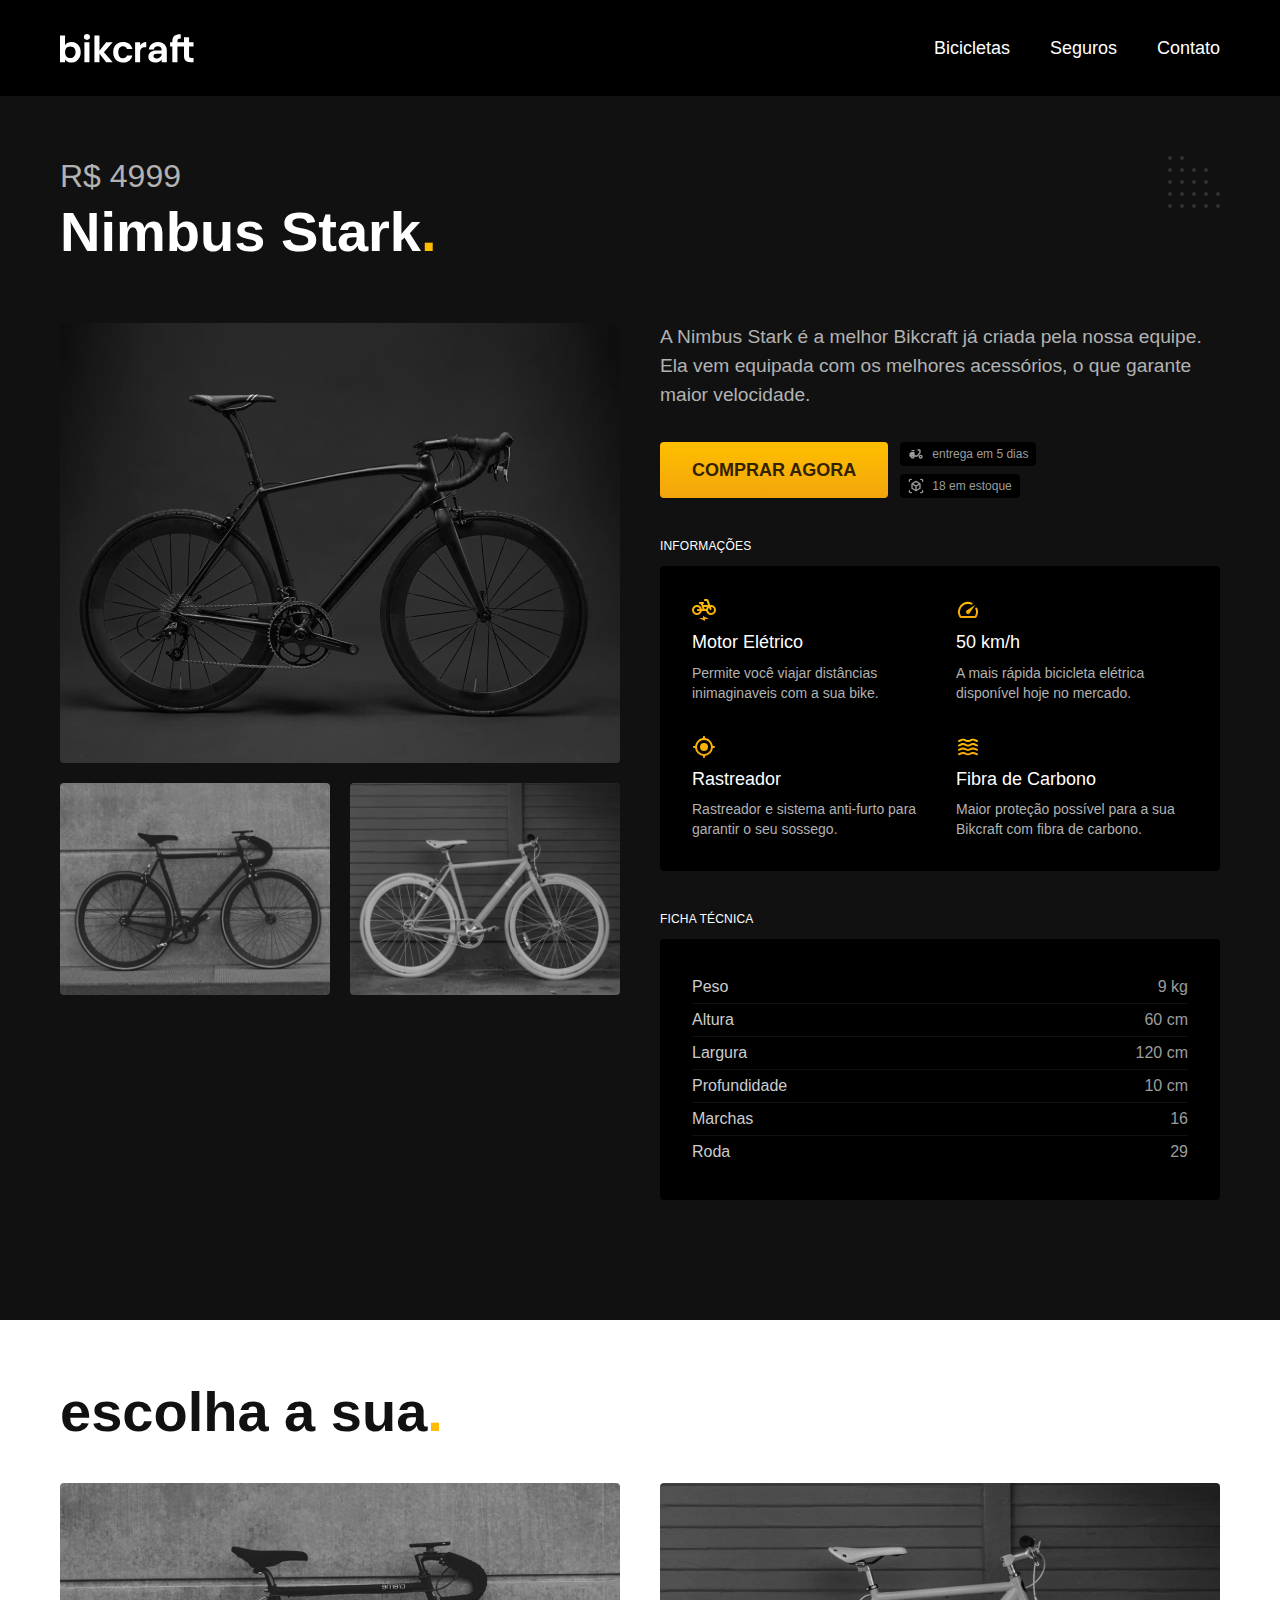
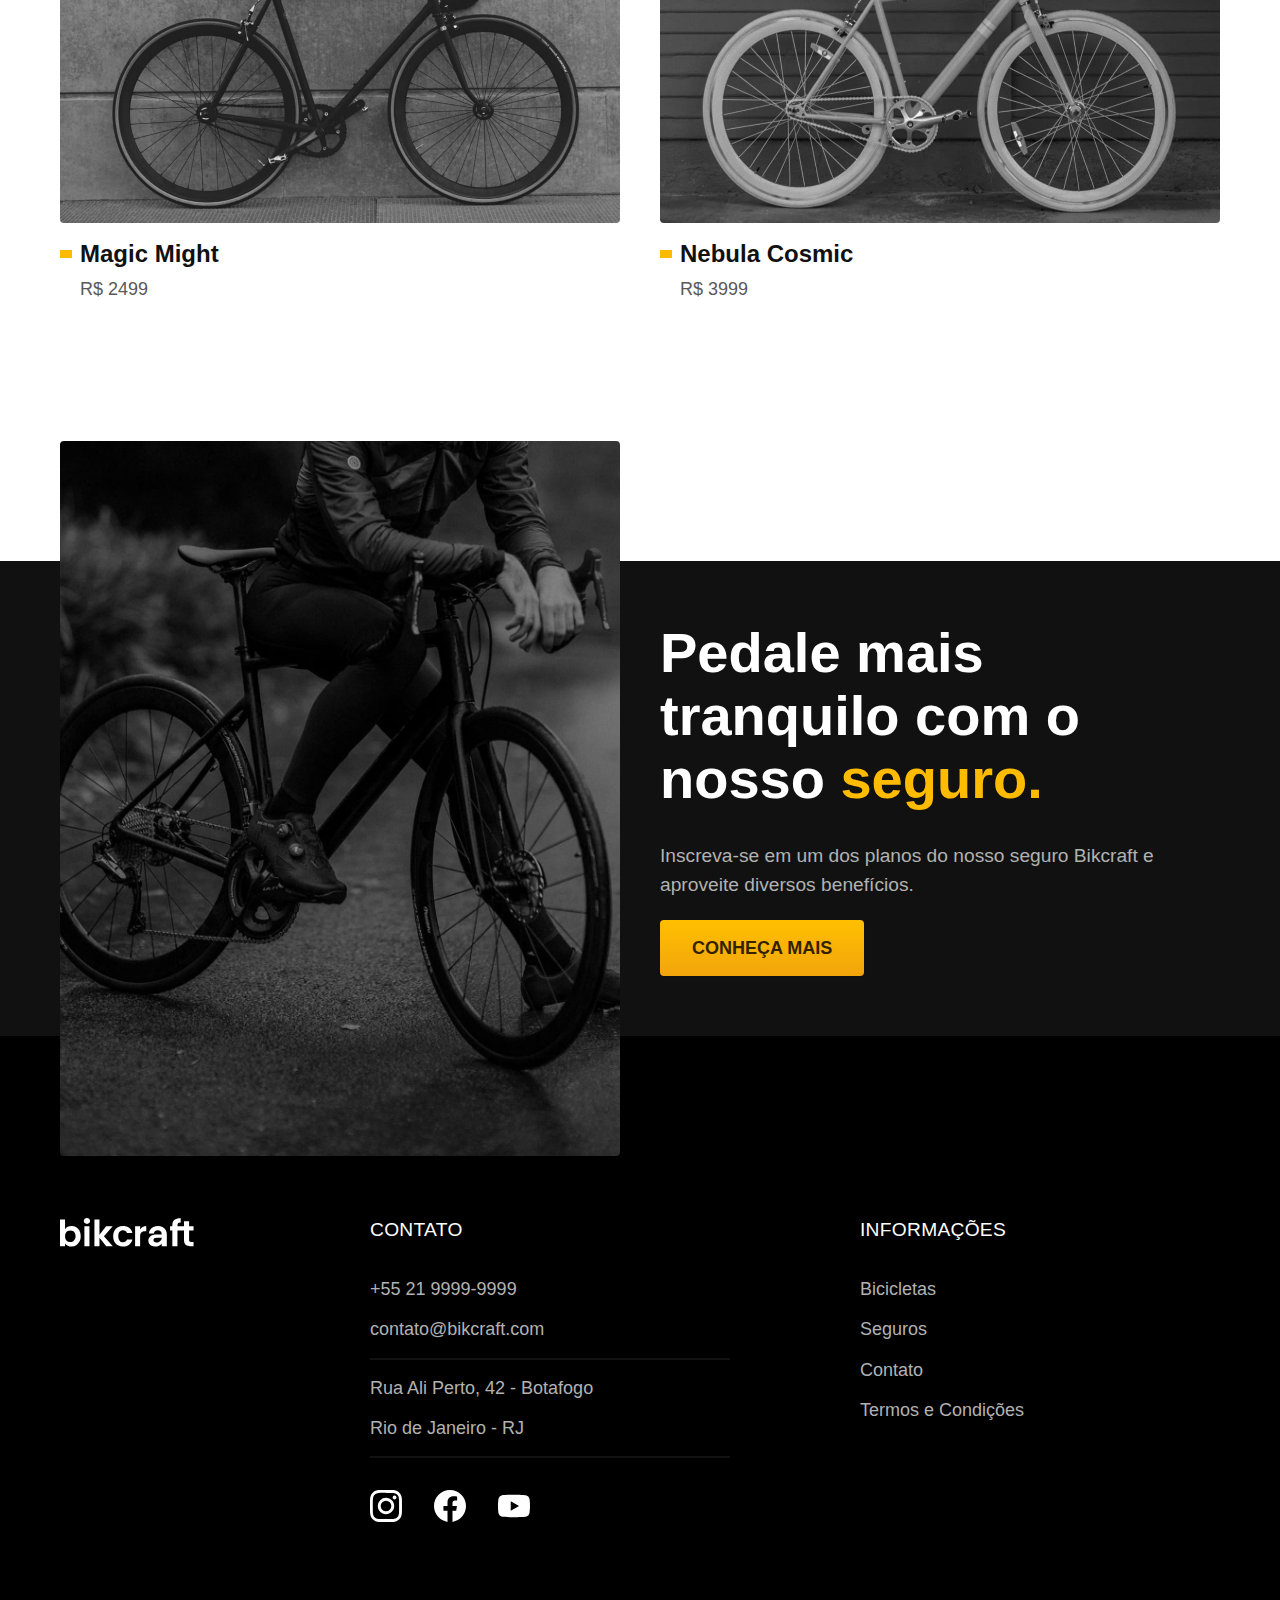
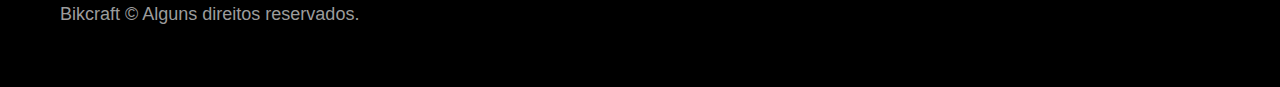
<file: bicicletas/nimbus.html>
<!DOCTYPE html>
<html lang="pt-br">

<head>
  <meta charset="UTF-8">
  <meta name="viewport" content="width=device-width, initial-scale=1.0">

  <title>Nimbus | Bikcraft</title>
  <meta name="description" content="Nimbus.">

  <link rel="preload" href="../css/style.css" as="style">
  <link rel="stylesheet" href="../css/style.css">
</head>

<body id="bicicleta">
  <header class="header-bg">
    <div class="header container">
      <a href="../">
        <img src="../img/bikcraft.svg" alt="Bikcraft">
      </a>

      <nav aria-label="primaria">
        <ul class="header-menu font-1-m cor-0">
          <li><a href="../bicicletas.html">Bicicletas</a></li>
          <li><a href="../seguros.html">Seguros</a></li>
          <li><a href="../contato.html">Contato</a></li>
        </ul>
      </nav>
    </div>
  </header>

  <main class="titulo-bg">
    <div>
      <div class="titulo container">
        <p class="font-2-xl cor-5">R$ 4999</p>
        <h1 class="font-1-xxl cor-0">Nimbus Stark<span class="cor-p1">.</span></h1>
      </div>
    </div>
    <div class="bicicleta container">
      <div class="bicicleta-imagens">
        <img src="../img/bicicleta/nimbus1.jpg" alt="">
        <img src="../img/bicicleta/nimbus2.jpg" alt="">
        <img src="../img/bicicleta/nimbus3.jpg" alt="">
      </div>
      <div class="bicicleta-conteudo">
        <p class="font-2-l cor-5">A Nimbus Stark é a melhor Bikcraft já criada pela nossa equipe. Ela vem equipada com os melhores acessórios, o que garante maior velocidade.</p>
        <div class="bicicleta-comprar">
          <a class="botao" href="../orcamento.html">Comprar Agora</a>
          <span class="font-1-xs cor-6"><img src="../img/icones/entrega.svg" alt=""> entrega em 5 dias</span>
          <span class="font-1-xs cor-6"><img src="../img/icones/estoque.svg" alt=""> 18 em estoque</span>
        </div>

        <h2 class="font-1-xs cor-0">Informações</h2>
        <ul class="bicicleta-informacoes">
          <li>
            <img src="../img/icones/eletrica.svg" alt="">
            <h3 class="font-1-m cor-0">Motor Elétrico</h3>
            <p class="font-2-xs cor-5">Permite você viajar distâncias inimaginaveis com a sua bike.</p>
          </li>
          <li>
            <img src="../img/icones/velocidade.svg" alt="">
            <h3 class="font-1-m cor-0">50 km/h</h3>
            <p class="font-2-xs cor-5">A mais rápida bicicleta elétrica disponível hoje no mercado.</p>
          </li>
          <li>
            <img src="../img/icones/rastreador.svg" alt="">
            <h3 class="font-1-m cor-0">Rastreador</h3>
            <p class="font-2-xs cor-5">Rastreador e sistema anti-furto para garantir o seu sossego.</p>
          </li>
          <li>
            <img src="../img/icones/carbono.svg" alt="">
            <h3 class="font-1-m cor-0">Fibra de Carbono</h3>
            <p class="font-2-xs cor-5">Maior proteção possível para a sua Bikcraft com fibra de carbono.</p>
          </li>
        </ul>
        <h2 class="font-1-xs cor-0">Ficha Técnica</h2>
        <ul class="bicicleta-ficha font-2-s cor-4">
          <li>Peso <span>9 kg</span></li>
          <li>Altura <span>60 cm</span></li>
          <li>Largura <span>120 cm</span></li>
          <li>Profundidade <span>10 cm</span></li>
          <li>Marchas <span>16</span></li>
          <li>Roda <span>29</span></li>
        </ul>
      </div>
    </div>
  </main>

  <article class="bicicletas-lista container">
    <h2 class="font-1-xxl">escolha a sua<span class="cor-p1">.</span></h2>

    <ul>
      <li>
        <a href="./magic.html">
          <img src="../img/bicicletas/magic.jpg" alt="Bicicleta preta">
          <h3 class="font-1-xl">Magic Might</h3>
          <span class="font-2-m cor-8">R$ 2499</span>
        </a>
      </li>
      <li>
        <a href="./nebula.html">
          <img src="../img/bicicletas/nebula.jpg" alt="Bicicleta preta">
          <h3 class="font-1-xl">Nebula Cosmic</h3>
          <span class="font-2-m cor-8">R$ 3999</span>
        </a>
      </li>
    </ul>
  </article>

  <article class="seguro-bg">
    <div class="seguro container">
      <div class="seguro-imagem">
        <img src="../img/fotos/seguros.jpg" alt="Pessoa parada em cima de uma bicicleta.">
      </div>
      <div class="seguro-conteudo">
        <h2 class="font-1-xxl cor-0">Pedale mais tranquilo com o nosso <span class="cor-p1">seguro.</span></h2>
        <p class="font-2-l cor-5">Inscreva-se em um dos planos do nosso seguro Bikcraft e aproveite diversos benefícios.</p>
        <a class="botao" href="../seguros.html">Conheça Mais</a>
      </div>
    </div>
  </article>

  <footer class="footer-bg">
    <div class="footer container">
      <img src="../img/bikcraft.svg" alt="Bikcraft">
      <div class="footer-contato">
        <h3 class="font-2-l-b cor-0">Contato</h3>
        <ul class="font-1-m cor-5">
          <li><a href="tel:+552199999999">+55 21 9999-9999</a></li>
          <li><a href="mailto:contato@bikcraft.com">contato@bikcraft.com</a></li>
          <li>Rua Ali Perto, 42 - Botafogo</li>
          <li>Rio de Janeiro - RJ</li>
        </ul>
        <div class="footer-redes">
          <a href="../">
            <img src="../img/redes/instagram.svg" alt="Instagram">
          </a>
          <a href="../">
            <img src="../img/redes/facebook.svg" alt="Facebook">
          </a>
          <a href="../">
            <img src="../img/redes/youtube.svg" alt="Youtube">
          </a>
        </div>
      </div>
      <div class="footer-informacoes">
        <h3 class="font-2-l-b cor-0">Informações</h3>
        <nav>
          <ul class="font-1-m cor-5">
            <li><a href="../bicicletas.html">Bicicletas</a></li>
            <li><a href="../seguros.html">Seguros</a></li>
            <li><a href="../contato.html">Contato</a></li>
            <li><a href="../termos.html">Termos e Condições</a></li>
          </ul>
        </nav>
      </div>
      <p class="footer-copy font-2-m cor-6">Bikcraft © Alguns direitos reservados.</p>
    </div>
  </footer>
</body>

</html>
</file>
<file: css/style.css>
@import "./global/global.css";
@import "./utilidades/tipografia.css";
@import "./utilidades/cores.css";

@import "./global/header.css";
@import "./global/footer.css";

/* Utilidades */
@import "./utilidades/componentes.css";
@import "./utilidades/formulario.css";
@import "./utilidades/animacoesPlugin.css";

/* Home */
@import "./home/introducao.css";
@import "./home/tecnologia.css";
@import "./home/parceiros.css";
@import "./home/depoimento.css";

/* Bicicletas */
@import "./bicicletas/bicicletas-lista.css";
@import "./bicicletas/bicicletas.css";

/* Bicicleta */
@import "./bicicleta/bicicleta.css";
@import "./bicicleta/seguro.css";

/* Seguros */
@import "./seguros/seguros.css";
@import "./seguros/vantagens.css";
@import "./seguros/perguntas.css";

/* Contato */
@import "./contato/contato.css";
@import "./contato/lojas.css";

/* Contato */
@import "./orcamento/orcamento.css";

/* Termos */
@import "./termos/termos.css";
</file>
<file: css/style.min.css>
body{margin:0;font-family:Arial,Helvetica,sans-serif;color:#111}blockquote,dd,h1,h2,h3,h4,p,ul{margin:0}ul{padding:0;list-style:none}a{text-decoration:none;color:inherit}img{max-width:100%;height:auto;display:block}img[src$=".jpg"]{border-radius:4px}.font-1-xs{font:500 0.75rem/1.35 Poppins,sans-serif}.font-2-xs{font:400 0.875rem/1.43 Roboto,sans-serif}.font-1-s{font:500 1rem/1.5 Poppins,sans-serif}.font-2-s{font:400 1rem/1.5 Roboto,sans-serif}.font-1-m,.font-1-m-b{font:500 1.125rem/1.35 Poppins,sans-serif}.font-1-m-b{font-weight:600}.font-2-m{font:500 1.125rem/1.35 Roboto,sans-serif}.font-1-l{font:500 1.3rem/1.5 Poppins,sans-serif}.font-2-l,.font-2-l-b{font:400 1.2rem/1.5 Roboto,sans-serif}.font-2-l-b{font-weight:500;letter-spacing:.015em;text-transform:uppercase}.font-1-xl{font:600 1.5rem/1.25 Poppins,sans-serif}.font-1-xxl2{font:600 2.6rem/1.125 Poppins,sans-serif}.font-2-xl{font:500 2rem/1.25 Roboto,sans-serif}.font-1-xxl{font:600 3.5rem/1.125 Poppins,sans-serif}@media (max-width:1200px){.font-1-xxl{font-size:3rem}.font-1-xxl2{font:600 2.2rem/1.125 Poppins,sans-serif}.font-2-l{font-size:1.125rem}.font-2-l-b{font-size:1.125rem}}@media (max-width:800px){.font-1-xxl{font-size:2rem}.font-1-xxl2{font:600 2rem/1.125 Poppins,sans-serif}.font-1-xl,.font-2-xl{font-size:1.2rem}}:root{--cor-0:#ffffff;--cor-1:#f7f7f7;--cor-2:#ededed;--cor-3:#dedede;--cor-4:#cccccc;--cor-5:#b2b2b2;--cor-6:#9c9c9c;--cor-7:#717171;--cor-8:#595959;--cor-9:#404040;--cor-10:#2e2e2e;--cor-11:#111111;--cor-12:#000000;--cor-p1:#ffbb00;--cor-p2:#e4a30b;--cor-p3:#a66f00;--cor-p4:#664400;--cor-p5:#332200}.cor-0{color:var(--cor-0)}.cor-1{color:var(--cor-1)}.cor-2{color:var(--cor-2)}.cor-3{color:var(--cor-3)}.cor-4{color:var(--cor-4)}.cor-5{color:var(--cor-5)}.cor-6{color:var(--cor-6)}.cor-7{color:var(--cor-7)}.cor-8{color:var(--cor-8)}.cor-9{color:var(--cor-9)}.cor-10{color:var(--cor-10)}.cor-11{color:var(--cor-11)}.cor-12{color:var(--cor-12)}.cor-p1{color:var(--cor-p1)}.cor-p2{color:var(--cor-p2)}.cor-p3{color:var(--cor-p3)}.cor-p4{color:var(--cor-p4)}.cor-p5{color:var(--cor-p5)}.header-bg{background-color:var(--cor-12)}.header{display:flex;flex-wrap:wrap;gap:20px;justify-content:space-between;align-items:center;padding-top:20px;padding-bottom:20px}.header-menu{display:flex;flex-wrap:wrap;gap:40px}.header-menu a{display:inline-block;padding:16px 0;position:relative}.header-menu a:after{content:"";display:block;height:2px;width:0;background:var(--cor-0);margin-top:4px;transition:.3s;position:absolute}.header-menu a.ativo:after,.header-menu a:hover:after{width:100%}@media (max-width:800px){.header-menu{gap:20px}.header-menu a{background:var(--cor-11);padding:12px 16px;border-radius:4px}.header-menu a:hover{background-color:var(--cor-10)}.header a:after{display:none}}@media (max-width:600px){.header-menu{gap:12px}.header-menu a{padding:8px 12px;font-size:14px}}.footer-bg{background-color:var(--cor-12)}.footer{display:grid;grid-template-columns:3fr 5fr 4fr;gap:40px;padding-top:60px;padding-bottom:60px}.footer h3{margin-bottom:32px}.footer-contato ul{margin-bottom:32px}.footer-contato li:nth-child(even):after{content:"";display:block;max-width:360px;height:2px;background:var(--cor-11);margin-top:16px}.footer li{margin-bottom:16px}.footer-redes{display:flex;gap:32px}.footer a:hover{color:var(--cor-0)}.footer-copy{grid-column:1/-1;margin-top:40px}@media (max-width:800px){.footer>img{display:none}.footer{grid-template-columns:1fr 1fr}}@media (max-width:600px){.footer{grid-template-columns:1fr;gap:60px}.footer-copy{margin-top:0}}.container{box-sizing:border-box;max-width:1200px;padding-left:20px;padding-right:20px;margin-left:auto;margin-right:auto}.botao{display:inline-block;padding:16px 32px;background:linear-gradient(#ffbf00,#f2a50c);border-radius:4px;box-shadow:0 1px 2px rgba(0,0,0,.1);text-transform:uppercase;color:var(--cor-p5);font:600 1.125rem/1.35 Poppins,sans-serif;max-width:max-content;border:none;cursor:pointer}.botao:hover{background:linear-gradient(#ffb60d,#e59317)}.botao.secundario{background:var(--cor-10);color:var(--cor-2)}.botao.secundario:hover{background:var(--cor-9)}.botao.seta{display:flex;align-items:center}.botao.seta::after{content:"";display:inline-block;width:18px;height:10px;margin-left:12px;background:url("../img/icones/seta.svg");transition:transform .2s}.botao.seta:hover::after{transform:translateX(4px)}@media (max-width:600px){.botao{padding:12px 16px;font-size:1rem}}.link{display:inline-block;color:var(--cor-p1);font:500 1.5rem/1.5 Poppins,sans-serif;text-transform:uppercase}.link::after{content:"";display:block;width:100%;height:4px;background-color:currentColor}.link:hover{color:var(--cor-0)}.titulo-bg{padding-top:60px;padding-bottom:60px;background-color:var(--cor-11)}.titulo{background:url("../img/dec/top-right.svg") no-repeat top right 20px}.titulo p{margin-bottom:4px}@media (max-width:800px){.titulo-bg{padding-top:40px;padding-bottom:40px}.titulo p{font-size:1rem;text-transform:lowercase;font-weight:400}}.form{display:grid;grid-template-columns:1fr 1fr;gap:20px}.form label{display:block;font:400 1rem/1.5 Poppins,sans-serif;margin-bottom:4px}.form .col-2{grid-column:span 2}.form input[type=email],.form input[type=text],.form textarea{font:400 1rem/1.5 Roboto,sans-serif;background:var(--cor-1);border:1px solid var(--cor-5);padding:12px;border-radius:4px;width:100%;box-sizing:border-box}.form input[type=email]:focus,.form input[type=text]:focus,.form textarea:focus{outline:0;border-color:var(--cor-p1);background:var(--cor-0);box-shadow:0 0 0 2px #fea}@media (max-width:600px){.form{grid-template-columns:1fr}.form .col-2{grid-column:1}}.js .fadeInDown{transform:translate3d(0,-20px,0)}.js .fadeInUp{transform:translate3d(0,20px,0)}.js .fadeInRight{transform:translate3d(20px,0,0)}.js .fadeInLeft{transform:translate3d(-20px,0,0)}.js [data-anime]{opacity:0}.js .anime{opacity:1;transform:none;transition:transform .8s,opacity .8s}.introducao-bg{background:var(--cor-12) url("../img/dec/bottom-left.svg") no-repeat bottom 160px left 20px;box-shadow:inset 0 -120px var(--cor-0)}.introducao{display:grid;grid-template-columns:1fr 1fr;gap:0 40px}.introducao-conteudo{align-self:end;padding-bottom:200px}.introducao img{width:100%;height:100%;object-fit:cover;border-radius:4px}.introducao h1{margin-bottom:32px}.introducao p{margin-bottom:20px}@media (max-width:800px){.introducao-bg{background:var(--cor-11);padding-top:40px;box-shadow:inset 0 -60px #fff}.introducao{grid-template-columns:1fr;gap:32px}.introducao-conteudo{padding-bottom:0}.introducao h1{margin-bottom:16px}.introducao img{height:300px;width:100%}}.tecnologia-bg{background-color:var(--cor-11);box-shadow:inset 0 80px var(--cor-0),inset 0 -80px var(--cor-0)}.tecnologia{display:grid;grid-template-columns:1fr 1fr;gap:40px}.tecnologia-imagem img{width:100%;height:100%;object-fit:cover;object-position:left}.tecnologia-conteudo{padding-top:160px;padding-bottom:160px}.tecnologia-conteudo>span{display:block;margin-bottom:20px}.tecnologia-conteudo h2{margin-bottom:32px}.tecnologia-conteudo>p{margin-bottom:20px}.tecnologia a{margin-bottom:80px}.tecnologia-vantagens{display:flex;gap:40px}.tecnologia-vantagens h3{margin-bottom:8px;width:max-content}.tecnologia-vantagens img{width:24px;margin-bottom:8px}@media (max-width:800px){.tecnologia-bg{box-shadow:initial}.tecnologia{grid-template-columns:1fr}.tecnologia-conteudo{padding-top:60px;padding-bottom:60px}.tecnologia-imagem{display:none}.tecnologia a{margin-bottom:60px}}@media (max-width:600px){.tecnologia-vantagens{flex-direction:column}}.parceiros{padding:80px 20px 140px 20px}.parceiros h3{margin-bottom:60px}.lista-parceiros{margin:0 auto;max-width:1200px;display:grid;grid-template-columns:repeat(4,1fr)}.lista-parceiros li{display:flex;border-left:2px solid var(--cor-3)}.lista-parceiros li:first-child,.lista-parceiros li:nth-child(5){border-left:none}.lista-parceiros li:nth-child(n+5){border-top:2px solid var(--cor-3)}.parceiro{margin:auto;display:inline-block;padding:20px;justify-self:center;align-items:center}@media (max-width:1000px){.lista-parceiros{grid-template-columns:repeat(2,1fr);max-width:800px}.lista-parceiros li:nth-child(n+3){border-top:2px solid var(--cor-3)}.lista-parceiros li:nth-child(3),.lista-parceiros li:nth-child(7){border-left:none}}@media (max-width:600px){.parceiros h3{margin-bottom:20px}.lista-parceiros{grid-template-columns:repeat(2,1fr);max-width:initial}}@media (max-width:500px){.parceiros h3{margin-bottom:10px}.parceiro{width:140px}.lista-parceiros{grid-template-columns:1fr;width:300px}.lista-parceiros li,.lista-parceiros li:first-child,.lista-parceiros li:nth-child(n+1){border:0 none;border-bottom:2px solid var(--cor-3)}.lista-parceiros li:nth-child(8){border:0 none}}@media (max-width:500px){.parceiro{max-width:120px;margin:auto}}.depoimento{background-color:var(--cor-p1);display:grid;grid-template-columns:1fr 1fr;gap:40px;align-items:end}.depoimento-text{padding:40px 40px 80px 80px;align-self:end;background:url("../img/dec/bottom-right-p.svg") no-repeat bottom 40px right 40px}.depoimento-text{padding:20px 20px 80px 20px}.depoimento-text p{font-family:Merriweather,serif;font-style:italic;font-size:2.2rem;margin-bottom:60px;max-width:520px;position:relative}.absolute{position:absolute}.absolute2{left:-25px}.depoimento-text .aspas{font-family:Merriweather,serif;font-style:italic;font-size:2.5rem}.depoimento-text span{font-size:1.3rem;font-weight:700}.depoimento-img img{border-radius:0;height:100%}@media (max-width:1200px){.depoimento{gap:20px}.depoimento-text p{margin-bottom:10px;font-size:1.6rem}.depoimento-text .aspas{font-size:1.6rem}.absolute2{left:-20px}}@media (max-width:850px){.depoimento{gap:10px}.depoimento-text p{margin-bottom:10px;font-size:1.2rem}.depoimento-text span{font-size:.8rem}}@media (max-width:750px){.depoimento{align-items:center;gap:0}.depoimento-text{padding-bottom:20px}.depoimento-text p{font-size:1rem}.depoimento-text span{font-size:.6rem}.absolute2{left:-15px}}@media (max-width:500px){.depoimento{grid-template-columns:1fr}.depoimento-img img{width:100%;max-height:200px;object-fit:cover}}.bicicletas-lista{padding-top:60px;padding-bottom:120px}.bicicletas-lista h2{margin-bottom:40px}.bicicletas-lista ul{display:flex;gap:40px;padding:0 20px 20px 20px;max-width:1400px;margin-left:auto;margin-right:auto;overflow-x:auto}#bicicleta .bicicletas-lista ul{padding:0 0 20px 0}.bicicletas-lista li{flex:1;min-width:280px}.bicicletas-lista a{display:block}.bicicletas-lista img{margin-bottom:16px}.bicicletas-lista h3{margin-bottom:8px;display:flex;align-items:center}.bicicletas-lista h3::before{content:"";display:inline-block;height:8px;width:12px;margin-right:8px;background-color:var(--cor-p1);transition:width .2s}.bicicletas-lista a:hover h3::before{width:24px}.bicicletas-lista li span{padding-left:20px}@media (max-width:800px){.bicicletas-lista{padding-bottom:60px}.bicicletas-lista ul{gap:20px}}.bicicletas-bg{background:linear-gradient(to right,var(--cor-0) 30%,var(--cor-11) 0)}.bicicletas{display:grid;grid-template-columns:1fr 1fr;gap:40px;padding-top:60px;padding-bottom:60px;background:url("../img/dec/top-right.svg") no-repeat top 40px right 20px}.bicicletas-imagem{display:grid}.bicicletas-imagem img{grid-area:1/1}.bicicletas-imagem span{grid-area:1/1;place-self:start end;margin-top:20px;background:var(--cor-12);display:inline-block;padding:8px 16px 8px 8px;border-radius:4px 0 0 4px}.bicicletas-conteudo{display:grid;grid-template-columns:1fr auto;align-content:start}.bicicletas h2,.bicicletas p{grid-column:1/-1}.bicicletas h2{margin-bottom:20px}.bicicletas h2::before{content:"";display:block;width:12px;height:8px;background-color:var(--cor-p1);margin-bottom:8px}.bicicletas p{margin-bottom:32px}.bicicletas a{place-self:end}.bicicletas li{display:flex;align-items:center}.bicicletas ul{display:grid;gap:16px}.bicicletas-conteudo img{width:24px;margin-right:8px}@media (max-width:800px){.bicicletas-bg{background:var(--cor-11)}.bicicletas{grid-template-columns:1fr;gap:20px;padding-top:40px;padding-bottom:40px}}@media (max-width:600px){.bicicletas-conteudo{grid-template-columns:1fr}.bicicletas ul{font-size:1rem;grid-template-columns:1fr 1fr;margin-bottom:32px}.bicicletas a{place-self:start}}.bicicleta{display:grid;grid-template-columns:1fr 1fr;align-items:start;gap:40px;padding-top:60px;padding-bottom:60px}#bicicleta .titulo p{text-transform:uppercase}.bicicleta-imagens{display:flex;flex-wrap:wrap;gap:20px}.bicicleta-imagens img{flex:1;min-width:200px}.bicicleta-imagens img:first-child{min-width:100%}.bicicleta-conteudo>p{margin-bottom:32px}.bicicleta-comprar{display:grid;grid-template-columns:max-content auto;align-items:center;justify-items:start;gap:8px 12px;margin-bottom:40px}.bicicleta-comprar a{grid-row:span 2}.bicicleta-comprar span{display:flex;align-items:center;background-color:var(--cor-12);gap:8px;padding:4px 8px;border-radius:4px}.bicicleta-conteudo h2{text-transform:uppercase;letter-spacing:.015em;margin-bottom:12px}.bicicleta-ficha,.bicicleta-informacoes{padding:32px;background-color:var(--cor-12);border-radius:4px}.bicicleta-informacoes{margin-bottom:40px;display:grid;grid-template-columns:1fr 1fr;gap:32px}.bicicleta-informacoes img{width:24px;margin-bottom:8px}.bicicleta-informacoes h3{margin-bottom:8px}.bicicleta-ficha li{padding:4px 0;display:flex;justify-content:space-between;border-bottom:1px solid var(--cor-11)}.bicicleta-ficha li:last-child{border-bottom:none}.bicicleta-ficha span{color:var(--cor-6)}@media (max-width:800px){.bicicleta{grid-template-columns:1fr;padding-top:40px;padding-bottom:40px}.bicicleta-imagens{grid-row:2}}@media (max-width:400px){.bicicleta-informacoes{grid-template-columns:1fr}.bicicleta-comprar{grid-template-columns:1fr}}.seguro-bg{background-color:var(--cor-11);box-shadow:inset 0 120px var(--cor-0),inset 0 -120px var(--cor-12)}.seguro{display:grid;grid-template-columns:1fr 1fr;gap:40px}.seguro-imagem img{width:100%;height:100%;object-fit:cover}.seguro-conteudo{padding-top:180px;padding-bottom:180px}.seguro h2{margin-bottom:32px}.seguro p{margin-bottom:20px}@media (max-width:800px){.seguro-bg{box-shadow:inset 0 -60px var(--cor-12)}.seguro{grid-template-columns:1fr}.seguro-conteudo{grid-row:1;padding-top:40px;padding-bottom:0}}.seguros-bg{background:var(--cor-11)}.seguros{padding-top:60px;padding-bottom:60px;display:grid;grid-template-columns:1fr 1fr;gap:40px;align-items:center}#seguros .seguros{padding-top:0}.seguros h2{grid-column:1/-1}.seguros-item{background-color:var(--cor-12);padding:32px 32px 32px 60px;display:grid;grid-template-columns:1fr auto;border-radius:4px}.seguros-item h3{margin-bottom:40px}.seguros-item span{grid-column:2;display:block;text-align:right}.seguros-item ul{grid-column:1/-1;margin-bottom:32px}.seguros-item li{display:flex;align-items:center;position:relative}.seguros-item li+li{margin-top:20px}.seguros-item li::before{content:"";display:inline-block;width:13px;height:9px;background-image:url("../img/icones/lista.svg");position:absolute;left:-21px}.seguros-item a{grid-column:1/-1}@media (max-width:800px){.seguros{grid-template-columns:1fr}}.vantagens-bg{background-color:var(--cor-12)}.vantagens{padding-top:120px;padding-bottom:120px}.vantagens h2{margin-bottom:60px}.vantagens ul{display:grid;grid-template-columns:repeat(auto-fit,minmax(280px,max-content));gap:40px 80px}.vantagens h3,.vantagens img{margin-bottom:8px}@media (max-width:800px){.vantagens{padding-top:60px;padding-bottom:60px}.vantagens h2{margin-bottom:40px}.vantagens ul{gap:20px}}.perguntas{padding-top:120px;padding-bottom:120px}.perguntas h2{margin-bottom:60px}.perguntas dl>div{padding:20px;border-radius:4px}.perguntas dl>div:nth-child(odd){background-color:var(--cor-1)}.perguntas button{display:grid;grid-template-columns:auto 1fr auto;align-items:center;gap:8px;cursor:pointer;border:none;background:0 0;width:100%;text-align:left}.perguntas button::before{content:"";display:inline-block;width:12px;height:8px;background-color:var(--cor-p1)}.perguntas button::after{content:"";display:inline-block;width:14px;height:6px;background:url("../img/icones/seta-abrir.svg");transition:.3s}.perguntas button:hover::after,.perguntas button[aria-expanded=true]::after{transform:rotate(180deg)}.js .perguntas dd{display:none}.js .perguntas dd.ativa{display:block}.perguntas dd{padding-left:20px;padding-top:16px;max-width:80ch}@media (max-width:800px){.perguntas{padding-top:60px;padding-bottom:60px}.perguntas h2{margin-bottom:40px}}#contato{background:linear-gradient(var(--cor-11) 600px,var(--cor-1) 0)}.contato{display:grid;grid-template-columns:5fr 7fr}.contato-dados,.contato-formulario{padding:60px;box-shadow:0 1px 2px rgba(0,0,0,.1)}.contato-dados{border-radius:5px 0 0 5px;background:var(--cor-12) url("../img/dec/bottom-left.svg") no-repeat bottom 20px left 20px}.contato-formulario{border-radius:0 5px 5px 0;background:var(--cor-0) url("../img/dec/bottom-right.svg") no-repeat bottom 20px right 20px}.contato-dados h2{margin-bottom:60px}.contato-endereco{margin-bottom:32px;padding-left:28px;background:url("../img/icones/local.svg") no-repeat 0 2px}.contato-endereco p{margin-bottom:8px}.contato-meios a{display:block;max-width:max-content;margin-bottom:8px;padding-left:28px}.contato-meios a:hover{color:var(--cor-0)}.contato-meios a:first-child{background:url("../img/icones/email.svg") no-repeat 0 2px}.contato-meios a:nth-child(2){margin-bottom:32px}.contato-meios a:nth-child(3){background:url("../img/icones/telefone.svg") no-repeat 0 2px;margin-bottom:60px}.contato-redes{display:flex;gap:32px;padding-left:28px}@media (max-width:800px){.contato{grid-template-columns:1fr}.contato-dados,.contato-formulario{padding:20px}.contato-dados{border-radius:5px 5px 0 0;background:var(--cor-12)}.contato-formulario{border-radius:0 0 5px 5px}.contato-dados h2,.contato-meios a:nth-child(3){margin-bottom:32px}.contato-redes{margin-bottom:12px}}.lojas{display:grid;grid-template-columns:1fr 1fr;gap:0 40px;padding-top:120px;padding-bottom:120px}.lojas h2{grid-column:1/-1;margin-bottom:60px}.lojas img{border-radius:4px 4px 0 0}.lojas-item{border-radius:4px;background:var(--cor-0);box-shadow:0 1px 2px rgba(0,0,0,.1)}.lojas-conteudo{display:grid;grid-template-columns:1fr 1fr;gap:32px 16px;padding:32px}.lojas-conteudo h3,.lojas-tempo{grid-column:1/-1}.lojas-dados{display:grid;gap:8px;border-left:2px solid var(--cor-2);padding-left:12px}.lojas-tempo{display:flex;align-items:center;gap:8px}@media (max-width:800px){.lojas{gap:20px;padding-top:60px;padding-bottom:60px}.lojas h2{margin-bottom:32px}.lojas-conteudo{grid-template-columns:1fr}}@media (max-width:600px){.lojas{grid-template-columns:1fr}}#orcamento{background:linear-gradient(var(--cor-11) 600px,var(--cor-1) 0)}.orcamento{display:grid;grid-template-columns:5fr 7fr;padding-bottom:120px}.orcamento h2{text-transform:uppercase;position:relative;display:flex;align-items:center}.orcamento h2::before{content:"";display:inline-block;width:4px;height:8px;background-color:var(--cor-p1);position:absolute;left:-12px}.orcamento-dados,.orcamento-produto{padding:60px;box-shadow:0 1px 2px rgba(0,0,0,.1)}.orcamento-produto{border-radius:5px 0 0 5px;background:var(--cor-12) url("../img/dec/bottom-left.svg") no-repeat bottom 20px left 20px;display:grid;grid-template-columns:1fr 1fr;gap:20px;align-content:start}.orcamento-produto>*{grid-column:1/-1}.orcamento-produto>label{grid-column:initial}.orcamento-produto label{font:400 1rem/1.5 Poppins,sans-serif;color:var(--cor-4);background-color:var(--cor-10);padding:12px 16px;border-radius:4px;cursor:pointer;display:grid;grid-template-columns:auto 1fr auto;align-items:center;border:1px solid var(--cor-10)}.orcamento-produto input:checked+label{background:var(--cor-0);color:var(--cor-11)}.orcamento-produto label::before{content:"";display:inline-block;box-sizing:border-box;width:12px;height:12px;border:1px solid var(--cor-6);border-radius:50%;margin-right:8px}.orcamento-produto input:checked+label::before{border-color:var(--cor-7);box-shadow:inset 0 0 0 3px var(--cor-0),inset 0 0 0 6px var(--cor-7)}.orcamento-produto label:hover{background-color:var(--cor-9);border-color:var(--cor-9)}.orcamento-produto input:focus+label{box-shadow:0 0 0 2px var(--cor-p1);border-color:var(--cor-12)}.orcamento-produto label span{display:none}.orcamento-produto input:checked+label span{display:inline-block}.orcamento-produto input{opacity:0;position:absolute;pointer-events:none}.orcamento-dados{border-radius:0 5px 5px 0;background:var(--cor-0) url("../img/dec/bottom-right.svg") no-repeat bottom 20px right 20px}.orcamento-conteudo{display:none}.orcamento-conteudo h2,.orcamento-dados h2:nth-of-type(n+2){margin-top:20px}#bikcraft:checked~#orcamento-bikcraft,#seguro:checked~#orcamento-seguro{display:grid;gap:20px}.orcamento-detalhes{display:none;background:var(--cor-0);padding:20px;grid-template-columns:1fr 1fr;border-radius:4px;align-items:center}.orcamento-detalhes li{display:flex;align-items:center;margin-bottom:8px}.orcamento-detalhes li img{width:16px;margin-right:8px}.orcamento-produto input:checked+label+.orcamento-detalhes{display:grid}@media (max-width:1200px){.orcamento-dados,.orcamento-produto{padding:32px}}@media (max-width:800px){.orcamento{grid-template-columns:1fr}.orcamento-produto{border-radius:5px 5px 0 0;background:var(--cor-12)}.orcamento-dados{border-radius:0 0 5px 5px}}@media (max-width:400px){.orcamento-produto{grid-template-columns:1fr}}.termos{padding-top:80px;padding-bottom:80px}.termos h2{font-weight:600;margin-bottom:20px}.termos p+h2{margin-top:40px}.termos p{max-width:75ch;margin-bottom:24px}
</file>
